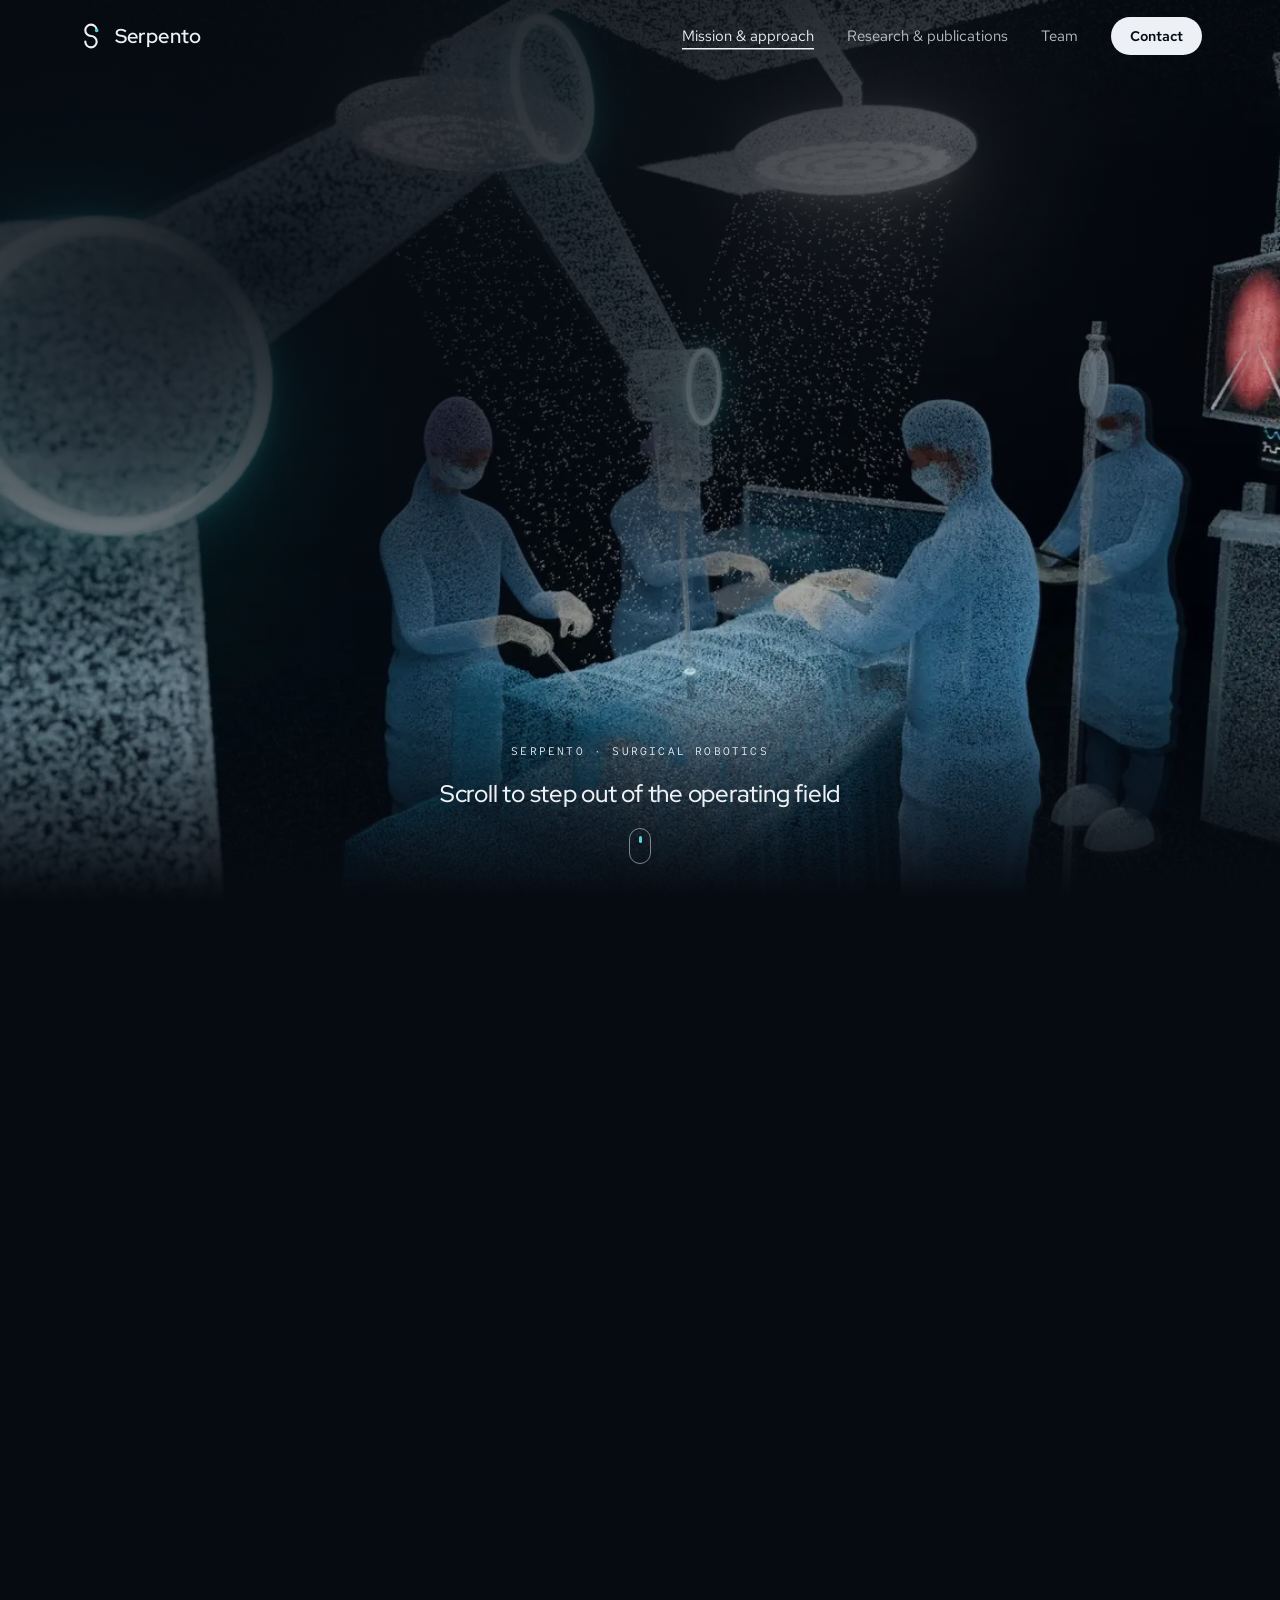
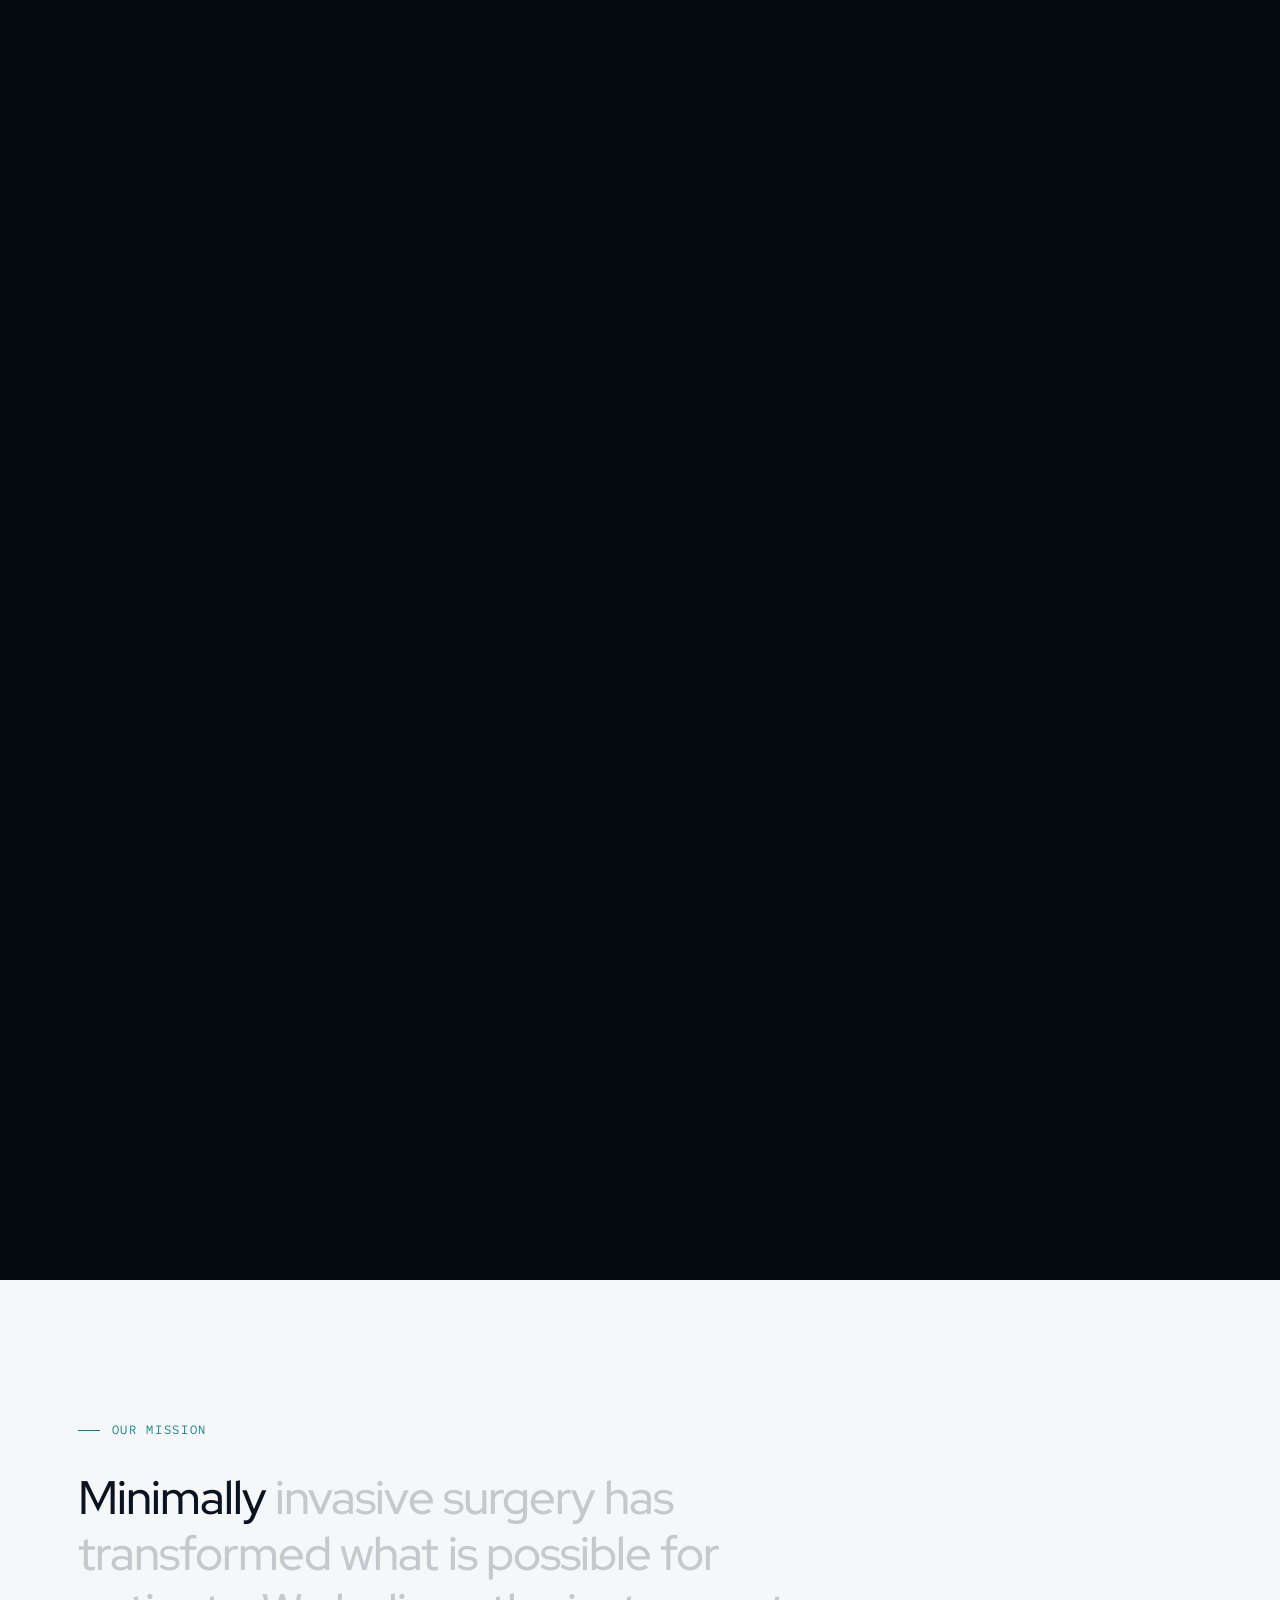
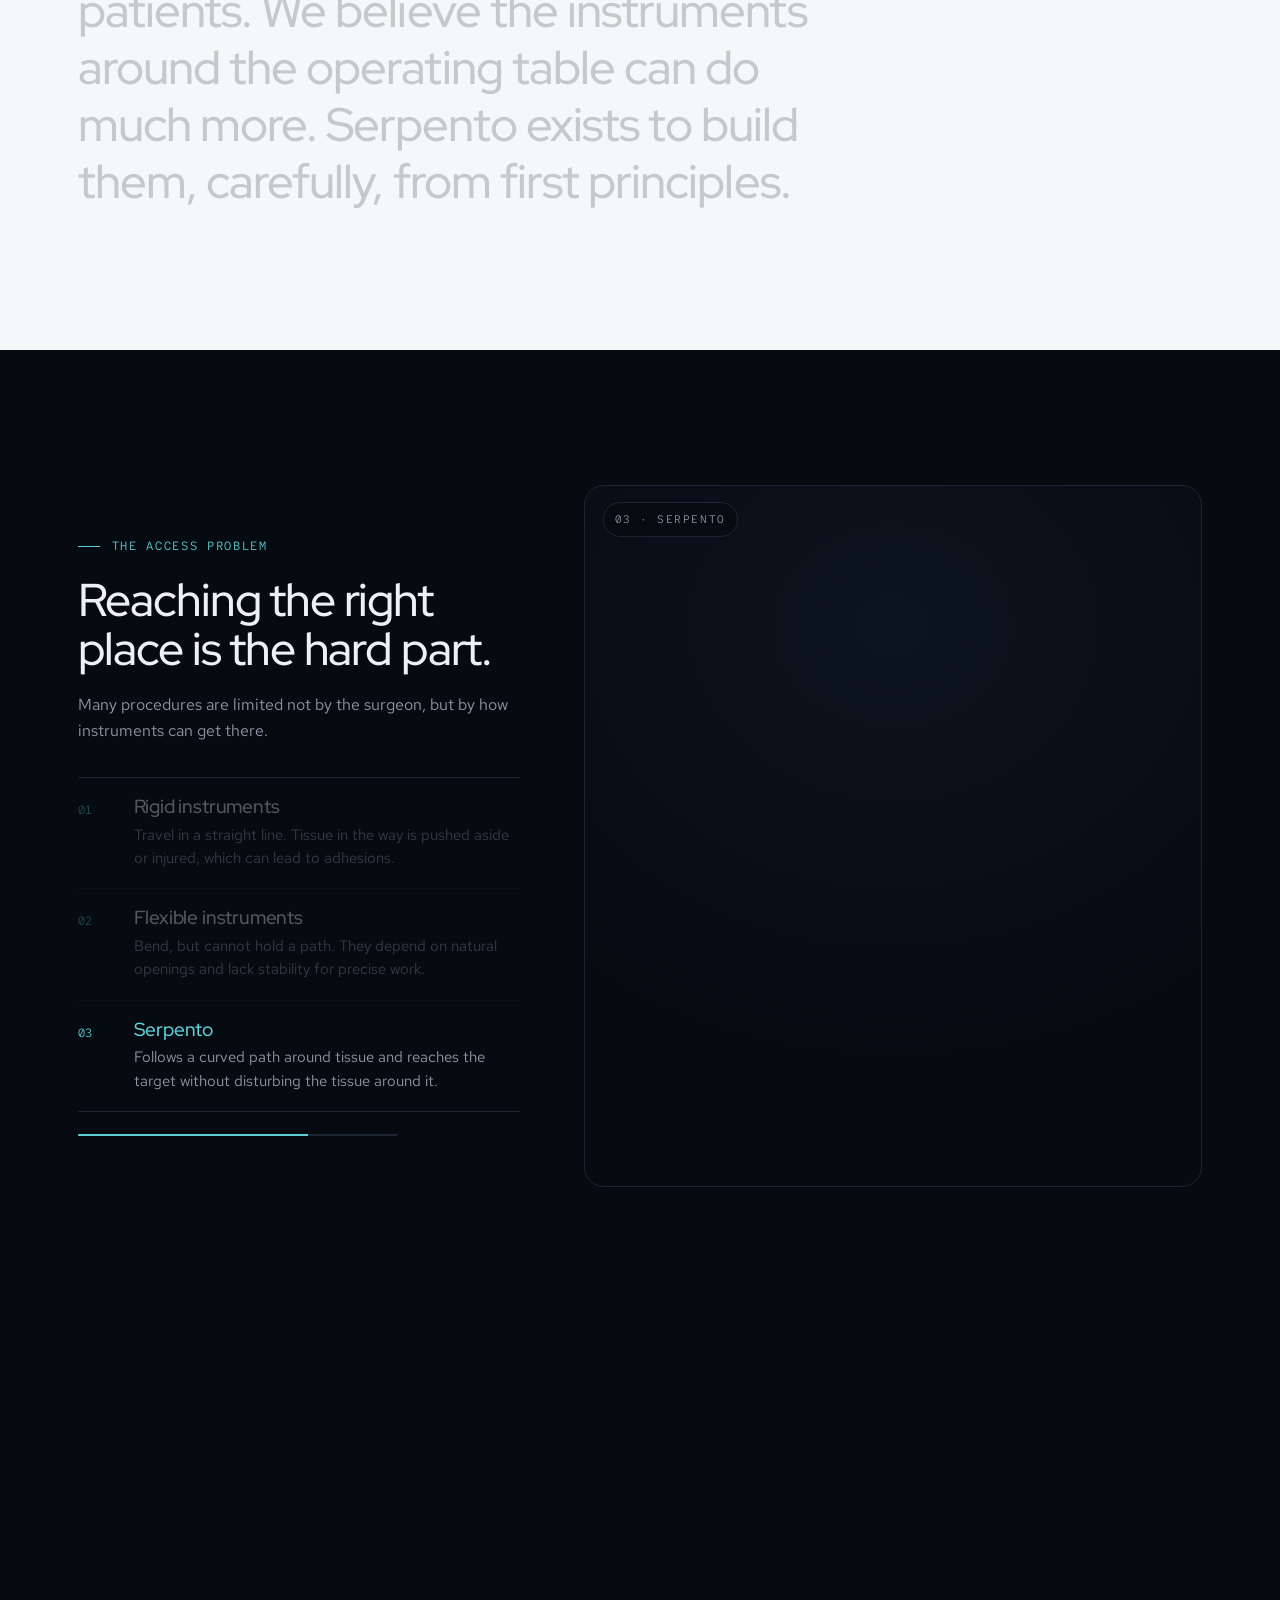
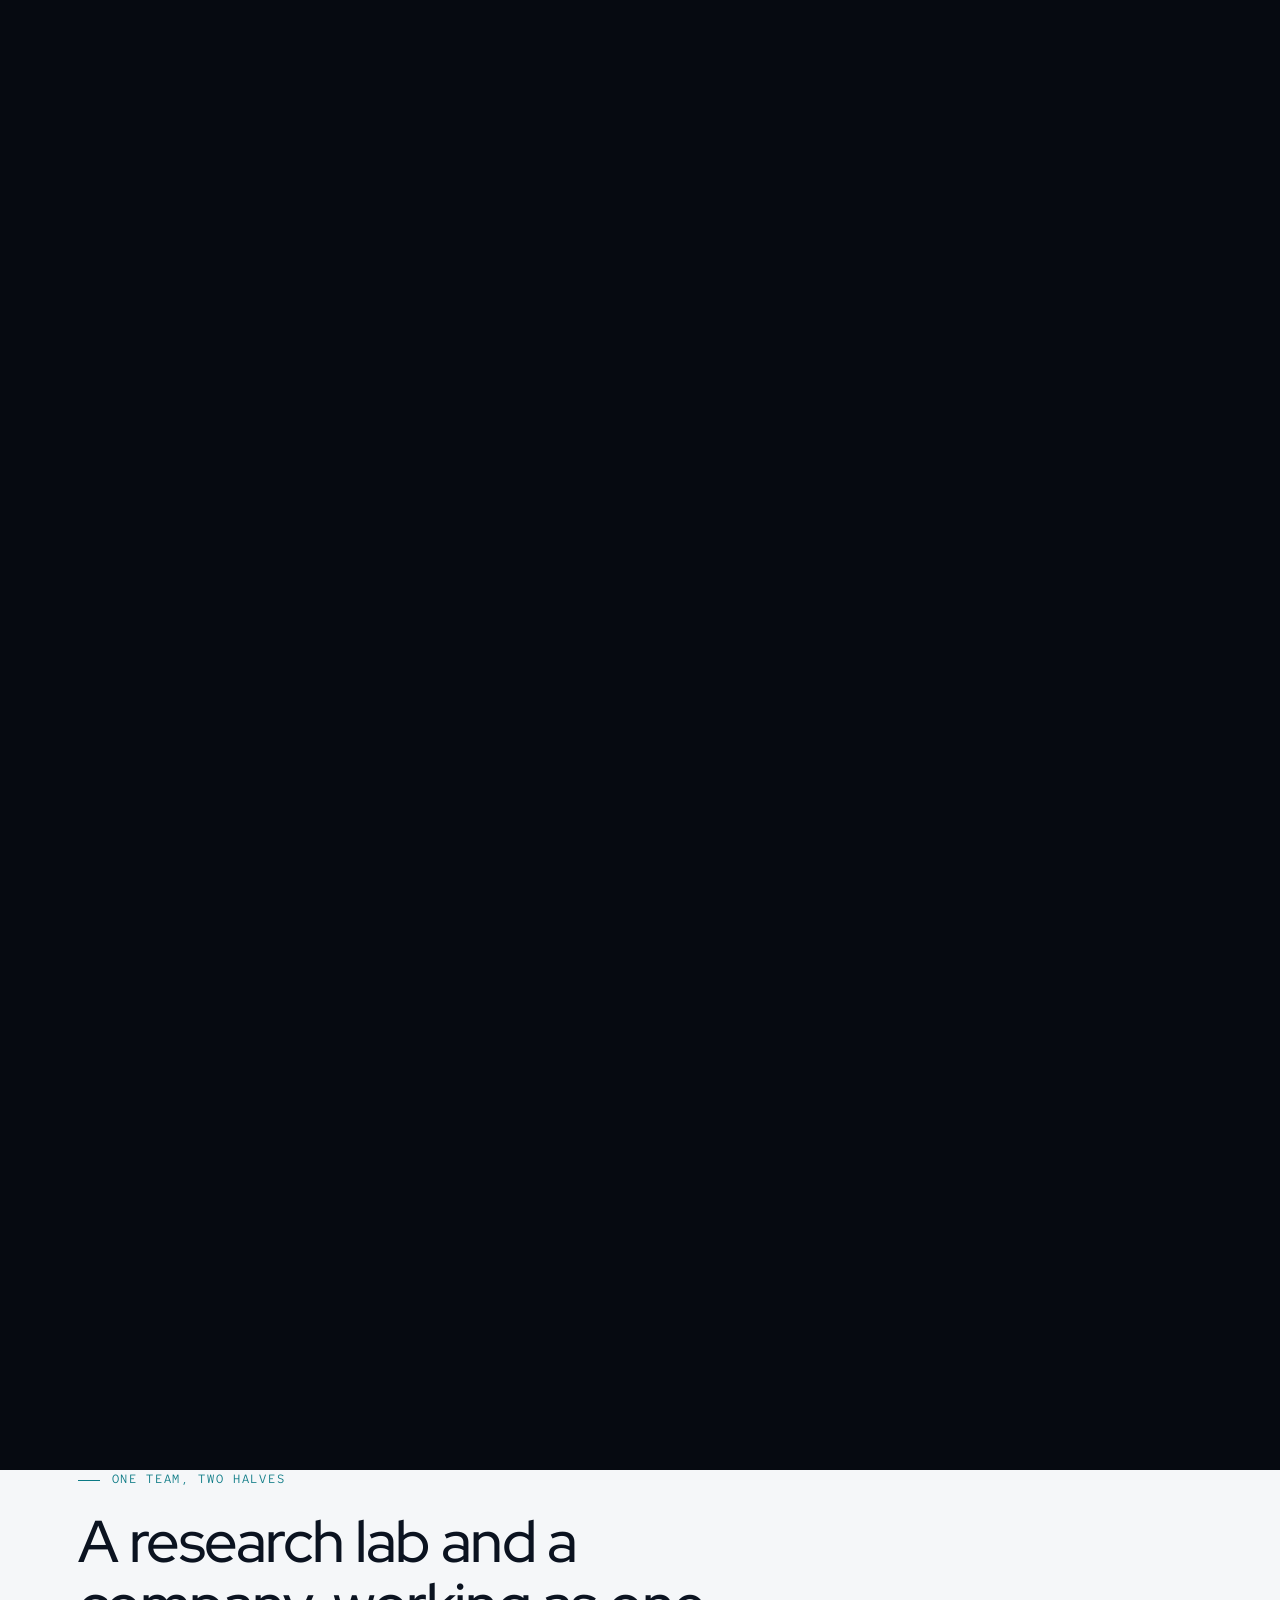
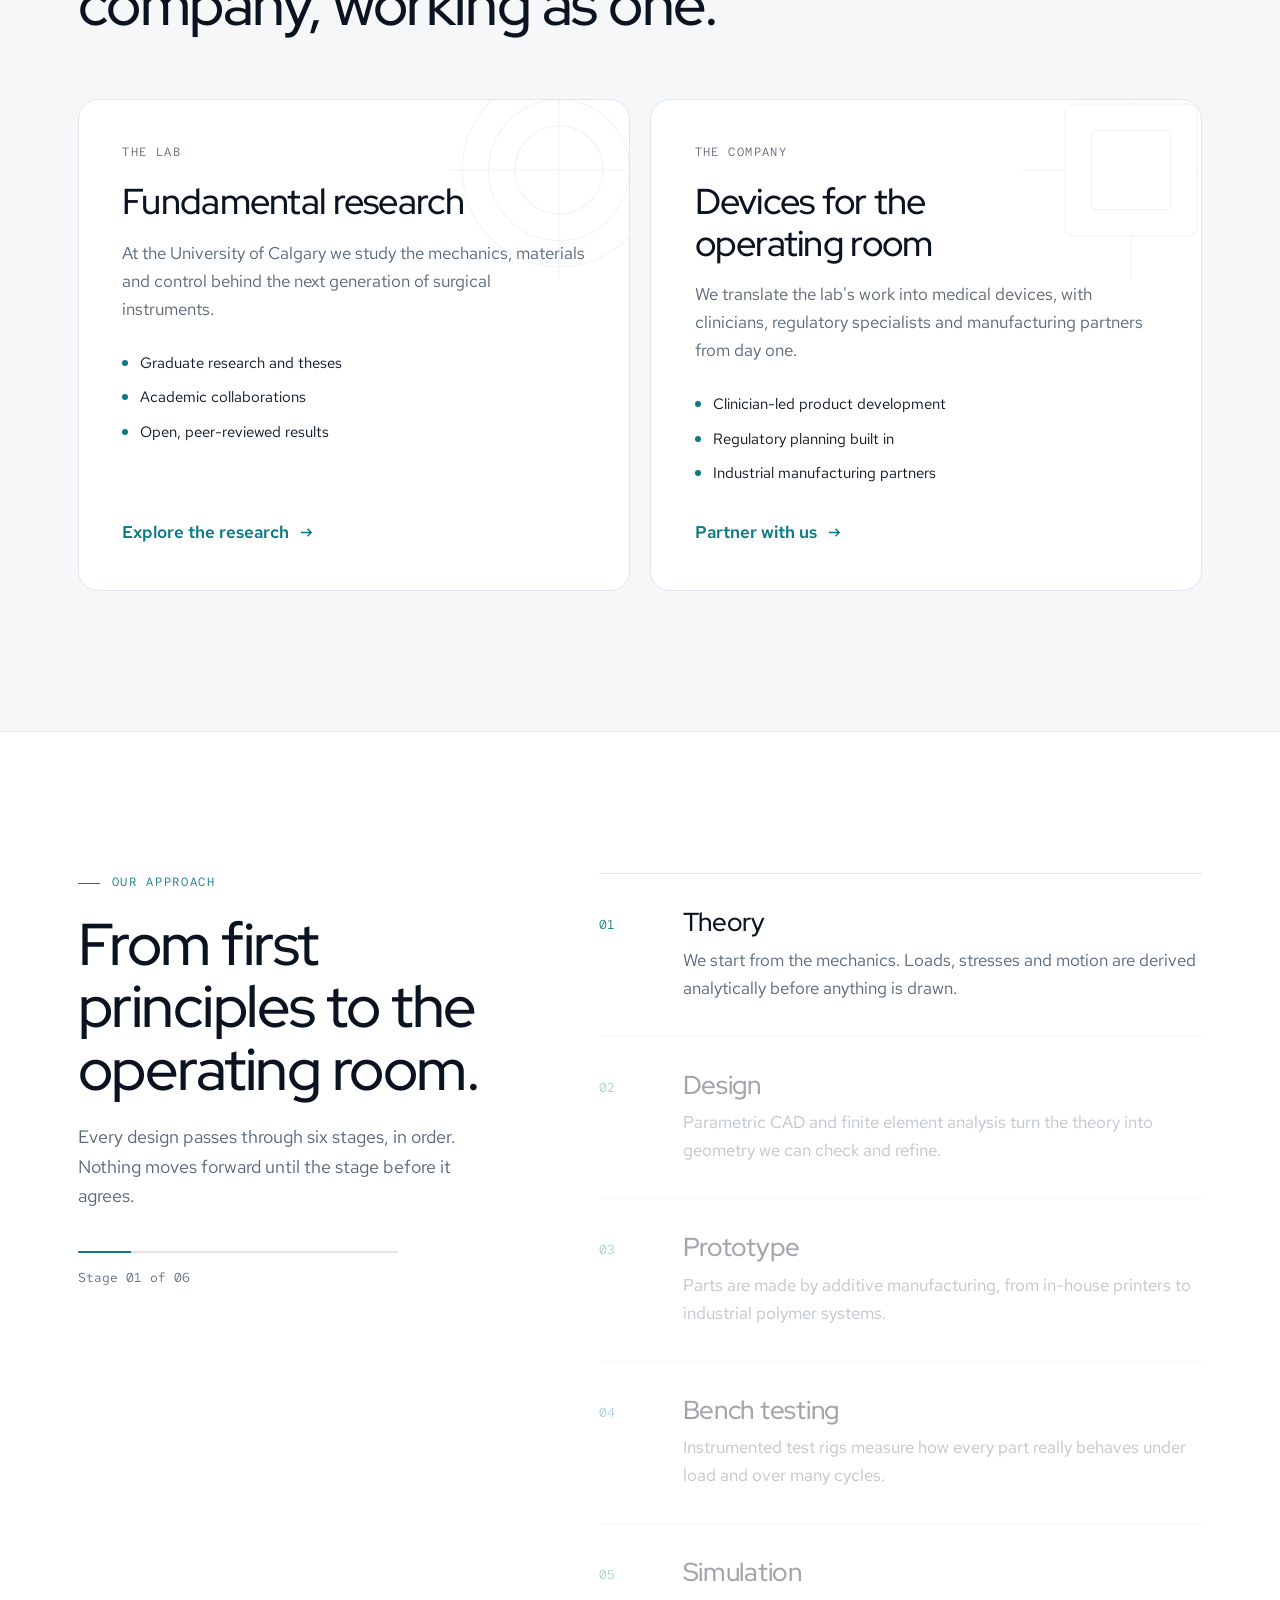
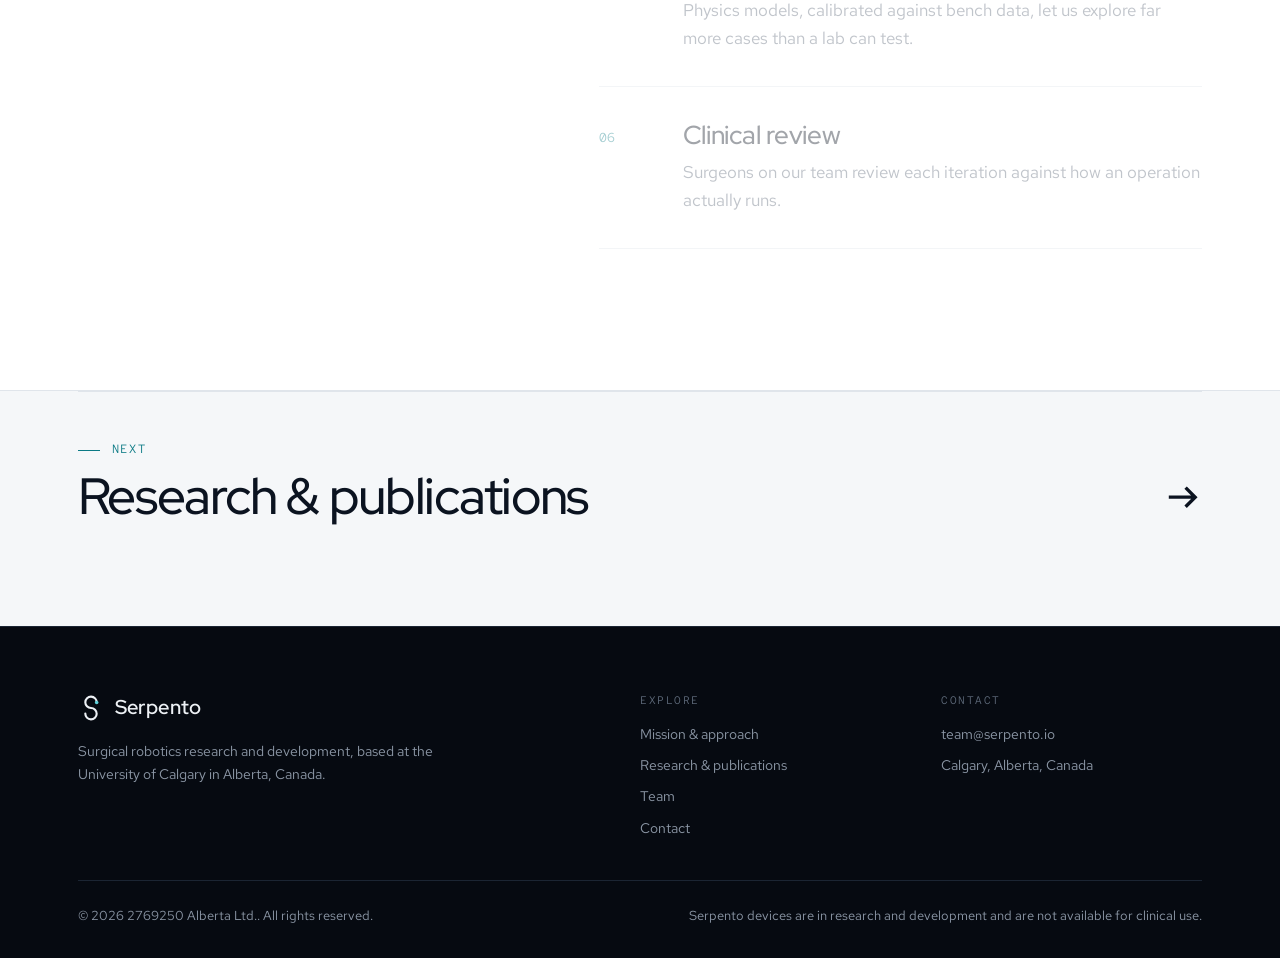
<file: index.html>
<!doctype html>
<html lang="en">
<head>
<meta charset="utf-8">
<meta name="viewport" content="width=device-width, initial-scale=1, viewport-fit=cover">
<title>Serpento · Surgical robotics</title>
<meta name="description" content="Serpento is a surgical robotics research lab and early-stage company in Calgary, Canada.">
<meta property="og:title" content="Serpento · Surgical robotics">
<meta property="og:description" content="Serpento is a surgical robotics research lab and early-stage company in Calgary, Canada.">
<meta property="og:type" content="website">
<meta property="og:image" content="https://serpento.io/assets/img/og-image.jpg">
<meta name="theme-color" content="#060A11">
<link rel="icon" href="assets/img/favicon.svg" type="image/svg+xml">
<link rel="preconnect" href="https://fonts.googleapis.com">
<link rel="preconnect" href="https://fonts.gstatic.com" crossorigin>
<link rel="stylesheet" href="https://fonts.googleapis.com/css2?family=Red+Hat+Display:wght@400;500;600;700&family=Red+Hat+Mono:wght@400;500&family=Red+Hat+Text:wght@400;500;600&display=swap">
<link rel="stylesheet" href="assets/css/main.css?v=2">
</head>
<body data-page="home">
<!-- Menu: built from content/site.js -->
<div id="site-nav"></div>

<main id="top">
  <!-- HERO -->
  <section class="hero" aria-label="Introduction" data-dark-top>
   <div class="hero-pin fieldwrap pre">
    <canvas id="film" aria-hidden="true"></canvas>
    <div class="enter" aria-hidden="true"><span>Serpento · Surgical robotics</span><b>Scroll to step out of the operating field</b><i></i></div>
    <div class="wrap">
      <div class="eyebrow">Surgical robotics · Calgary, Canada</div>
      <h1>Precision engineering for <span>minimally invasive surgery.</span></h1>
      <p class="lead">Serpento is a research lab and an early-stage medical device company. We turn fundamental mechanics into tools for the operating room, developed side by side with surgeons.</p>
      <div class="actions">
        <a class="btn btn-light" href="contact.html">Partner with us <svg viewBox="0 0 16 16" fill="none" stroke="currentColor" stroke-width="1.6"><path d="M2 8h11M9 4l4 4-4 4"/></svg></a>
        <a class="btn btn-line" href="research.html">Research &amp; publications</a>
      </div>
      <div class="hero-foot">
        <dl>
          <div><dt>Stage</dt><dd>Research &amp; development</dd></div>
          <div><dt>Home</dt><dd>University of Calgary</dd></div>
          <div><dt>Network</dt><dd>Canada · Switzerland</dd></div>
        </dl>
        <div class="scroll-cue" aria-hidden="true"><i></i>Scroll</div>
      </div>
    </div>
   </div>
  </section>

  <!-- STATEMENT -->
  <section class="statement pad" id="s-mission">
    <div class="wrap">
      <div class="eyebrow rv">Our mission</div>
      <p id="statement" style="margin-top:28px">Minimally invasive surgery has transformed what is possible for patients. We believe the instruments around the operating table can do much more. Serpento exists to build them, carefully, from first principles.</p>
    </div>
  </section>

  <!-- THE ACCESS PROBLEM: scroll animation (assets/js/concept.js) -->
  <section class="concept" id="s-concept" aria-labelledby="concept-h">
    <div class="concept-pin">
      <div class="wrap concept-grid">
        <div class="concept-copy">
          <div class="eyebrow">The access problem</div>
          <h2 id="concept-h">Reaching the right place is the hard part.</h2>
          <p class="lead">Many procedures are limited not by the surgeon, but by how instruments can get there.</p>
          <ol class="cstages">
            <li class="cstage on"><span class="n">01</span><div><h3>Rigid instruments</h3><p>Travel in a straight line. Tissue in the way is pushed aside or injured, which can lead to adhesions.</p></div></li>
            <li class="cstage"><span class="n">02</span><div><h3>Flexible instruments</h3><p>Bend, but cannot hold a path. They depend on natural openings and lack stability for precise work.</p></div></li>
            <li class="cstage"><span class="n">03</span><div><h3>Serpento</h3><p>Follows a curved path around tissue and reaches the target without disturbing the tissue around it.</p></div></li>
          </ol>
          <div class="c-progress" aria-hidden="true"><i id="cBar"></i></div>
        </div>
        <div class="concept-stage">
          <canvas id="concept" role="img" aria-label="Animation: a straight instrument pushes through tissue, a flexible one buckles, and Serpento curves around the tissue to reach the target."></canvas>
          <div class="concept-tag" id="conceptTag" aria-hidden="true">01 · Rigid instrument</div>
        </div>
      </div>
    </div>
  </section>

  <!-- LAB + COMPANY -->
  <section class="pad" style="padding-top:0" aria-labelledby="duo-h">
    <div class="wrap">
      <div class="eyebrow rv">One team, two halves</div>
      <h2 class="h2 rv" id="duo-h">A research lab and a company, working as one.</h2>
      <div class="duo">
        <a class="panel rv" href="research.html">
          <svg class="art" viewBox="0 0 200 200" fill="none" stroke="var(--line)" stroke-width="1"><circle cx="100" cy="100" r="40"/><circle cx="100" cy="100" r="64"/><circle cx="100" cy="100" r="88"/><path d="M0 100h200M100 0v200"/></svg>
          <span class="tag">The lab</span>
          <h3>Fundamental research</h3>
          <p>At the University of Calgary we study the mechanics, materials and control behind the next generation of surgical instruments.</p>
          <ul><li>Graduate research and theses</li><li>Academic collaborations</li><li>Open, peer-reviewed results</li></ul>
          <span class="more">Explore the research <svg viewBox="0 0 16 16" fill="none" stroke="currentColor" stroke-width="1.6"><path d="M2 8h11M9 4l4 4-4 4"/></svg></span>
        </a>
        <a class="panel rv" href="contact.html">
          <svg class="art" viewBox="0 0 200 200" fill="none" stroke="var(--line)" stroke-width="1"><rect x="40" y="40" width="120" height="120" rx="8"/><rect x="64" y="64" width="72" height="72" rx="4"/><path d="M40 100h-40M200 100h-40M100 0v40M100 160v40"/></svg>
          <span class="tag">The company</span>
          <h3>Devices for the operating room</h3>
          <p>We translate the lab's work into medical devices, with clinicians, regulatory specialists and manufacturing partners from day one.</p>
          <ul><li>Clinician-led product development</li><li>Regulatory planning built in</li><li>Industrial manufacturing partners</li></ul>
          <span class="more">Partner with us <svg viewBox="0 0 16 16" fill="none" stroke="currentColor" stroke-width="1.6"><path d="M2 8h11M9 4l4 4-4 4"/></svg></span>
        </a>
      </div>
    </div>
  </section>

  <!-- APPROACH -->
  <section class="approach pad" id="s-approach">
    <div class="wrap ap-grid">
      <div class="ap-head">
        <div class="eyebrow">Our approach</div>
        <h2 class="h2">From first principles to the operating room.</h2>
        <p class="lead">Every design passes through six stages, in order. Nothing moves forward until the stage before it agrees.</p>
        <div class="ap-progress" aria-hidden="true"><i id="apBar"></i></div>
        <div class="ap-count" id="apCount" aria-hidden="true">Stage 01 of 06</div>
      </div>
      <ol class="stages" id="stages">
        <li class="stage"><span class="n">01</span><div><h3>Theory</h3><p>We start from the mechanics. Loads, stresses and motion are derived analytically before anything is drawn.</p></div></li>
        <li class="stage"><span class="n">02</span><div><h3>Design</h3><p>Parametric CAD and finite element analysis turn the theory into geometry we can check and refine.</p></div></li>
        <li class="stage"><span class="n">03</span><div><h3>Prototype</h3><p>Parts are made by additive manufacturing, from in-house printers to industrial polymer systems.</p></div></li>
        <li class="stage"><span class="n">04</span><div><h3>Bench testing</h3><p>Instrumented test rigs measure how every part really behaves under load and over many cycles.</p></div></li>
        <li class="stage"><span class="n">05</span><div><h3>Simulation</h3><p>Physics models, calibrated against bench data, let us explore far more cases than a lab can test.</p></div></li>
        <li class="stage"><span class="n">06</span><div><h3>Clinical review</h3><p>Surgeons on our team review each iteration against how an operation actually runs.</p></div></li>
      </ol>
    </div>
  </section>

  <div class="wrap"><a class="next" href="research.html"><span class="eyebrow">Next</span><b>Research &amp; publications</b><svg viewBox="0 0 16 16" fill="none" stroke="currentColor" stroke-width="1.4"><path d="M2 8h11M9 4l4 4-4 4"/></svg></a></div>
</main>

<!-- Footer: built from content/site.js -->
<div id="site-footer"></div>

<script src="content/site.js?v=2"></script>
<script src="assets/film/film.js?v=2"></script>
<script src="assets/js/home.js?v=2"></script>
<script src="assets/js/concept.js?v=2"></script>
<script src="assets/js/site.js?v=2"></script>
</body>
</html>
</file>
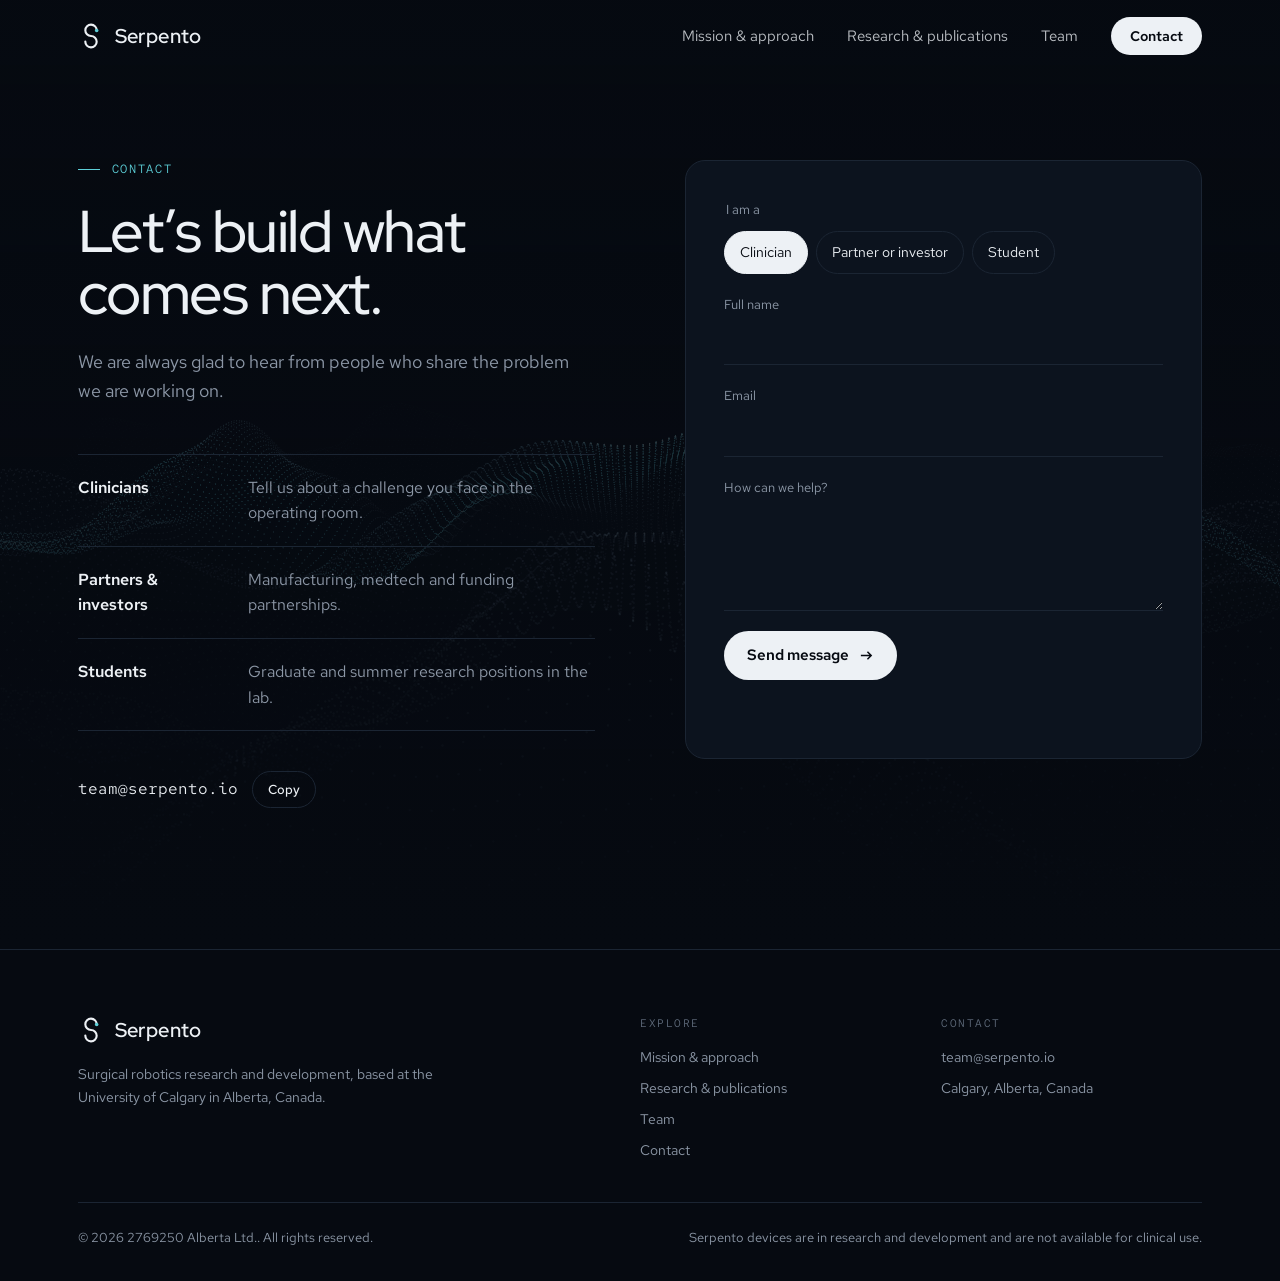
<file: contact.html>
<!doctype html>
<html lang="en">
<head>
<meta charset="utf-8">
<meta name="viewport" content="width=device-width, initial-scale=1, viewport-fit=cover">
<title>Contact · Serpento</title>
<meta name="description" content="Get in touch with Serpento: clinicians, partners, investors and students.">
<meta property="og:title" content="Contact · Serpento">
<meta property="og:description" content="Get in touch with Serpento: clinicians, partners, investors and students.">
<meta property="og:type" content="website">
<meta property="og:image" content="https://serpento.io/assets/img/og-image.jpg">
<meta name="theme-color" content="#060A11">
<link rel="icon" href="assets/img/favicon.svg" type="image/svg+xml">
<link rel="preconnect" href="https://fonts.googleapis.com">
<link rel="preconnect" href="https://fonts.gstatic.com" crossorigin>
<link rel="stylesheet" href="https://fonts.googleapis.com/css2?family=Red+Hat+Display:wght@400;500;600;700&family=Red+Hat+Mono:wght@400;500&family=Red+Hat+Text:wght@400;500;600&display=swap">
<link rel="stylesheet" href="assets/css/main.css?v=2">
</head>
<body data-page="contact">
<!-- Menu: built from content/site.js -->
<div id="site-nav"></div>

<main id="top">
  <!-- CONTACT -->
  <section class="contact pad page-top fieldwrap" data-field data-dark-top id="s-contact">
    <div class="wrap ct-grid">
      <div>
        <div class="eyebrow">Contact</div>
        <h2 class="h2">Let’s build what comes next.</h2>
        <p class="lead">We are always glad to hear from people who share the problem we are working on.</p>
        <div class="aud">
          <div><b>Clinicians</b><span>Tell us about a challenge you face in the operating room.</span></div>
          <div><b>Partners &amp; investors</b><span>Manufacturing, medtech and funding partnerships.</span></div>
          <div><b>Students</b><span>Graduate and summer research positions in the lab.</span></div>
        </div>
        <div class="mail"><code id="mail" data-site="email"></code><button type="button" id="copy">Copy</button></div>
      </div>
      <form id="form" novalidate>
        <input type="hidden" name="_subject" value="New enquiry from serpento.io">
        <fieldset>
          <legend>I am a</legend>
          <div class="seg">
            <input type="radio" name="I am a" id="w1" value="Clinician" checked><label for="w1">Clinician</label>
            <input type="radio" name="I am a" id="w2" value="Partner or investor"><label for="w2">Partner or investor</label>
            <input type="radio" name="I am a" id="w3" value="Student"><label for="w3">Student</label>
          </div>
        </fieldset>
        <div class="field"><label for="f1">Full name</label><input id="f1" name="Name" autocomplete="name" required></div>
        <div class="field"><label for="f2">Email</label><input id="f2" name="email" type="email" autocomplete="email" required></div>
        <div class="field"><label for="f3">How can we help?</label><textarea id="f3" name="Message" rows="4" required></textarea></div>
        <div><button class="btn btn-light" type="submit">Send message <svg viewBox="0 0 16 16" fill="none" stroke="currentColor" stroke-width="1.6"><path d="M2 8h11M9 4l4 4-4 4"/></svg></button></div>
        <p class="note" id="note" role="status"></p>
      </form>
    </div>
  </section>
</main>

<!-- Footer: built from content/site.js -->
<div id="site-footer"></div>

<script src="content/site.js?v=2"></script>
<script src="assets/js/contact.js?v=2"></script>
<script src="assets/js/field.js?v=2"></script>
<script src="assets/js/site.js?v=2"></script>
</body>
</html>
</file>
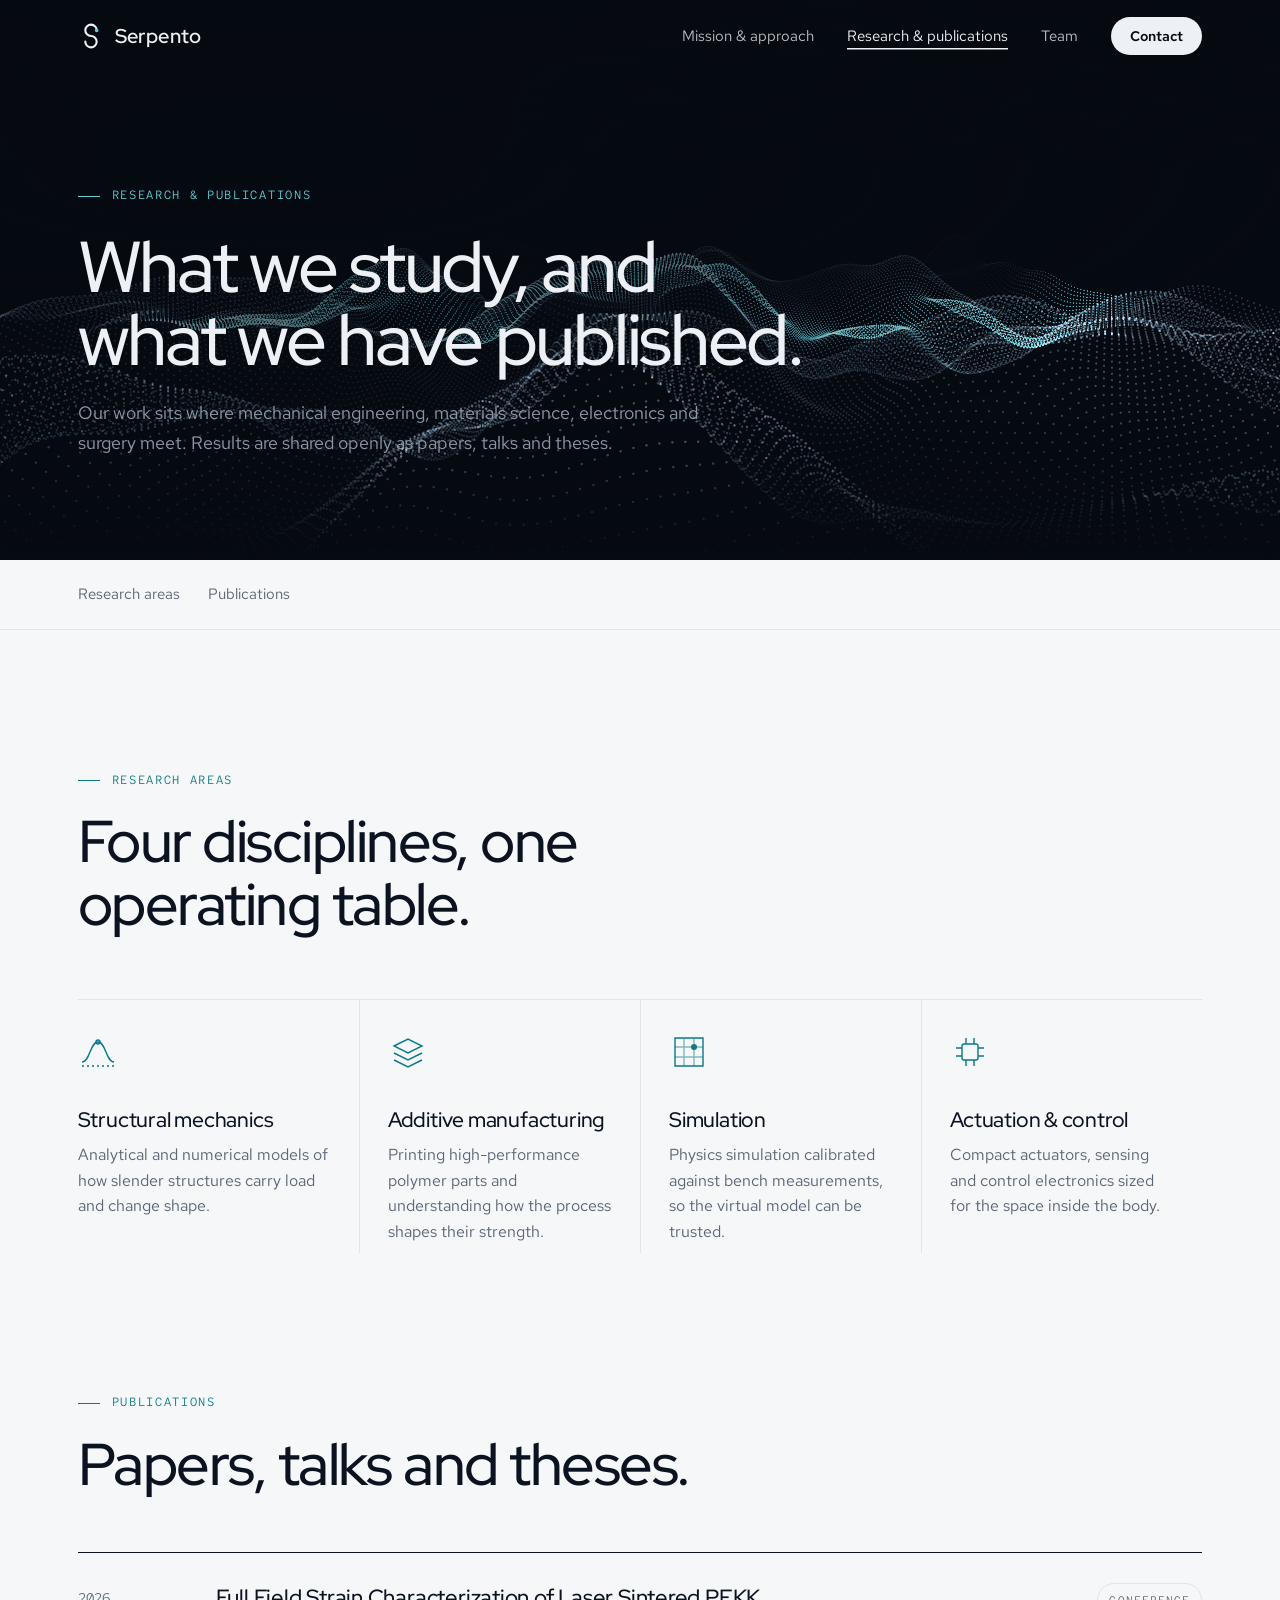
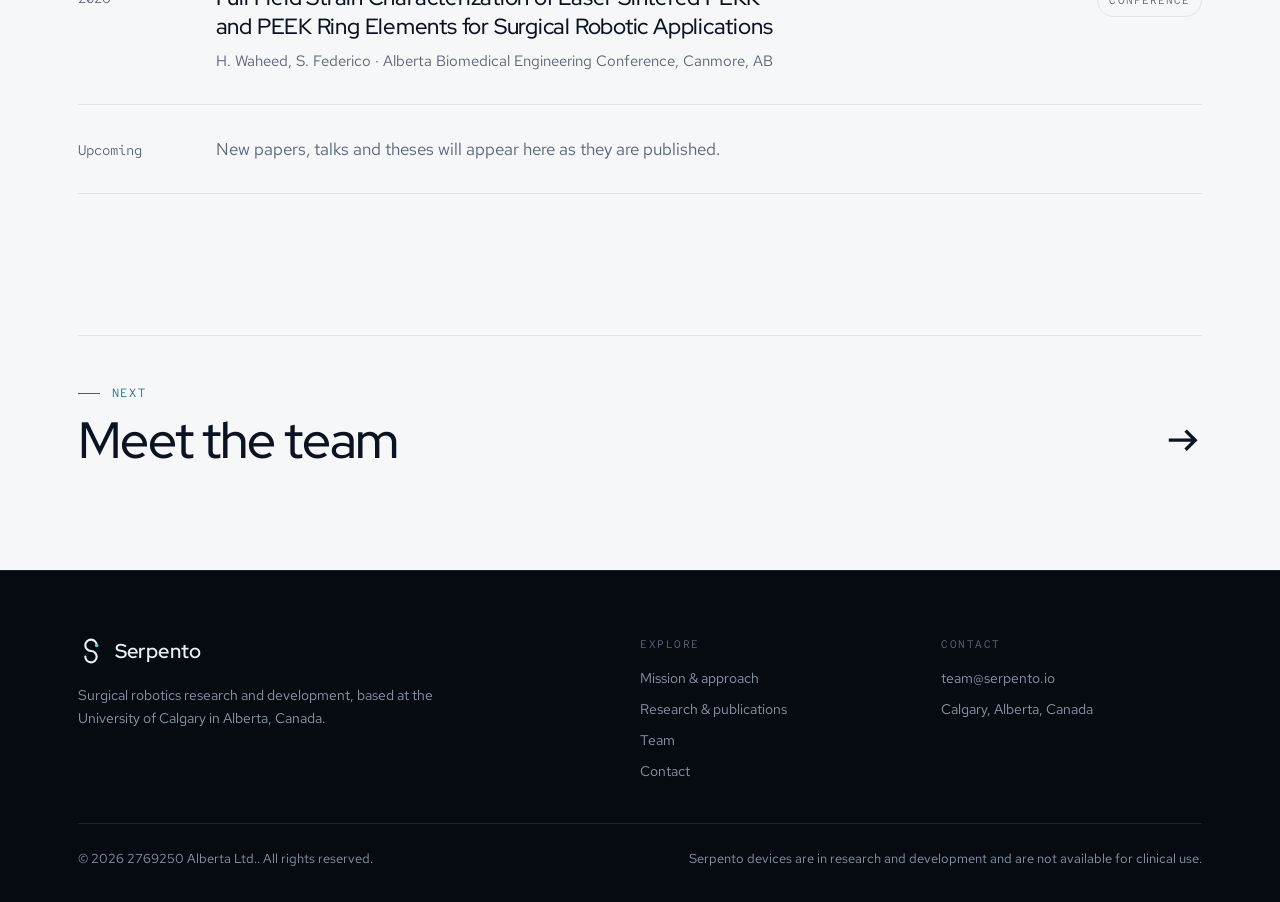
<file: research.html>
<!doctype html>
<html lang="en">
<head>
<meta charset="utf-8">
<meta name="viewport" content="width=device-width, initial-scale=1, viewport-fit=cover">
<title>Research & publications · Serpento</title>
<meta name="description" content="Research areas and publications from the Serpento surgical robotics lab at the University of Calgary.">
<meta property="og:title" content="Research & publications · Serpento">
<meta property="og:description" content="Research areas and publications from the Serpento surgical robotics lab at the University of Calgary.">
<meta property="og:type" content="website">
<meta property="og:image" content="https://serpento.io/assets/img/og-image.jpg">
<meta name="theme-color" content="#060A11">
<link rel="icon" href="assets/img/favicon.svg" type="image/svg+xml">
<link rel="preconnect" href="https://fonts.googleapis.com">
<link rel="preconnect" href="https://fonts.gstatic.com" crossorigin>
<link rel="stylesheet" href="https://fonts.googleapis.com/css2?family=Red+Hat+Display:wght@400;500;600;700&family=Red+Hat+Mono:wght@400;500&family=Red+Hat+Text:wght@400;500;600&display=swap">
<link rel="stylesheet" href="assets/css/main.css?v=2">
</head>
<body data-page="research">
<!-- Menu: built from content/site.js -->
<div id="site-nav"></div>

<main id="top">
  <header class="page-head fieldwrap" data-field data-dark-top>
    <div class="wrap">
      <div class="eyebrow">Research &amp; publications</div>
      <h1>What we study, and what we have published.</h1>
      <p class="lead">Our work sits where mechanical engineering, materials science, electronics and surgery meet. Results are shared openly as papers, talks and theses.</p>
    </div>
  </header>

  <nav class="subnav" aria-label="On this page"><div class="wrap"><a href="#s-areas" data-jump="s-areas">Research areas</a><a href="#s-pubs" data-jump="s-pubs">Publications</a></div></nav>
  <!-- RESEARCH -->
  <section class="pad" id="s-areas">
    <div class="wrap">
      <div class="eyebrow rv">Research areas</div>
      <h2 class="h2 rv">Four disciplines, one operating table.</h2>
      <div class="areas">
        <article class="area rv">
          <svg viewBox="0 0 40 40" fill="none" stroke="currentColor" stroke-width="1.4"><path d="M4 30c8 0 8-20 16-20s8 20 16 20"/><path d="M4 34h32" stroke-dasharray="2 3"/><circle cx="20" cy="10" r="2"/></svg>
          <h3>Structural mechanics</h3><p>Analytical and numerical models of how slender structures carry load and change shape.</p>
        </article>
        <article class="area rv">
          <svg viewBox="0 0 40 40" fill="none" stroke="currentColor" stroke-width="1.4"><path d="M6 28l14 7 14-7"/><path d="M6 21l14 7 14-7"/><path d="M6 14l14-7 14 7-14 7z"/></svg>
          <h3>Additive manufacturing</h3><p>Printing high-performance polymer parts and understanding how the process shapes their strength.</p>
        </article>
        <article class="area rv">
          <svg viewBox="0 0 40 40" fill="none" stroke="currentColor" stroke-width="1.4"><path d="M6 6h28v28H6z"/><path d="M6 15h28M6 25h28M15 6v28M25 6v28" opacity=".5"/><circle cx="25" cy="15" r="3" fill="currentColor" stroke="none"/></svg>
          <h3>Simulation</h3><p>Physics simulation calibrated against bench measurements, so the virtual model can be trusted.</p>
        </article>
        <article class="area rv">
          <svg viewBox="0 0 40 40" fill="none" stroke="currentColor" stroke-width="1.4"><rect x="12" y="12" width="16" height="16" rx="2"/><path d="M16 12V6M24 12V6M16 34v-6M24 34v-6M12 16H6M12 24H6M34 16h-6M34 24h-6"/></svg>
          <h3>Actuation &amp; control</h3><p>Compact actuators, sensing and control electronics sized for the space inside the body.</p>
        </article>
      </div>
    </div>
  </section>

  <!-- PUBLICATIONS -->
  <section class="pad" id="s-pubs" style="padding-top:0">
    <div class="wrap">
      <div class="eyebrow rv">Publications</div>
      <h2 class="h2 rv">Papers, talks and theses.</h2>
      <!-- Publications: edit content/publications.js -->
      <div class="pubs" id="pub-list"></div>
    </div>
  </section>

  <div class="wrap"><a class="next" href="team.html"><span class="eyebrow">Next</span><b>Meet the team</b><svg viewBox="0 0 16 16" fill="none" stroke="currentColor" stroke-width="1.4"><path d="M2 8h11M9 4l4 4-4 4"/></svg></a></div>
</main>

<!-- Footer: built from content/site.js -->
<div id="site-footer"></div>

<script src="content/site.js?v=2"></script>
<script src="content/publications.js?v=2"></script>
<script src="assets/js/publications.js?v=2"></script>
<script src="assets/js/field.js?v=2"></script>
<script src="assets/js/site.js?v=2"></script>
</body>
</html>
</file>
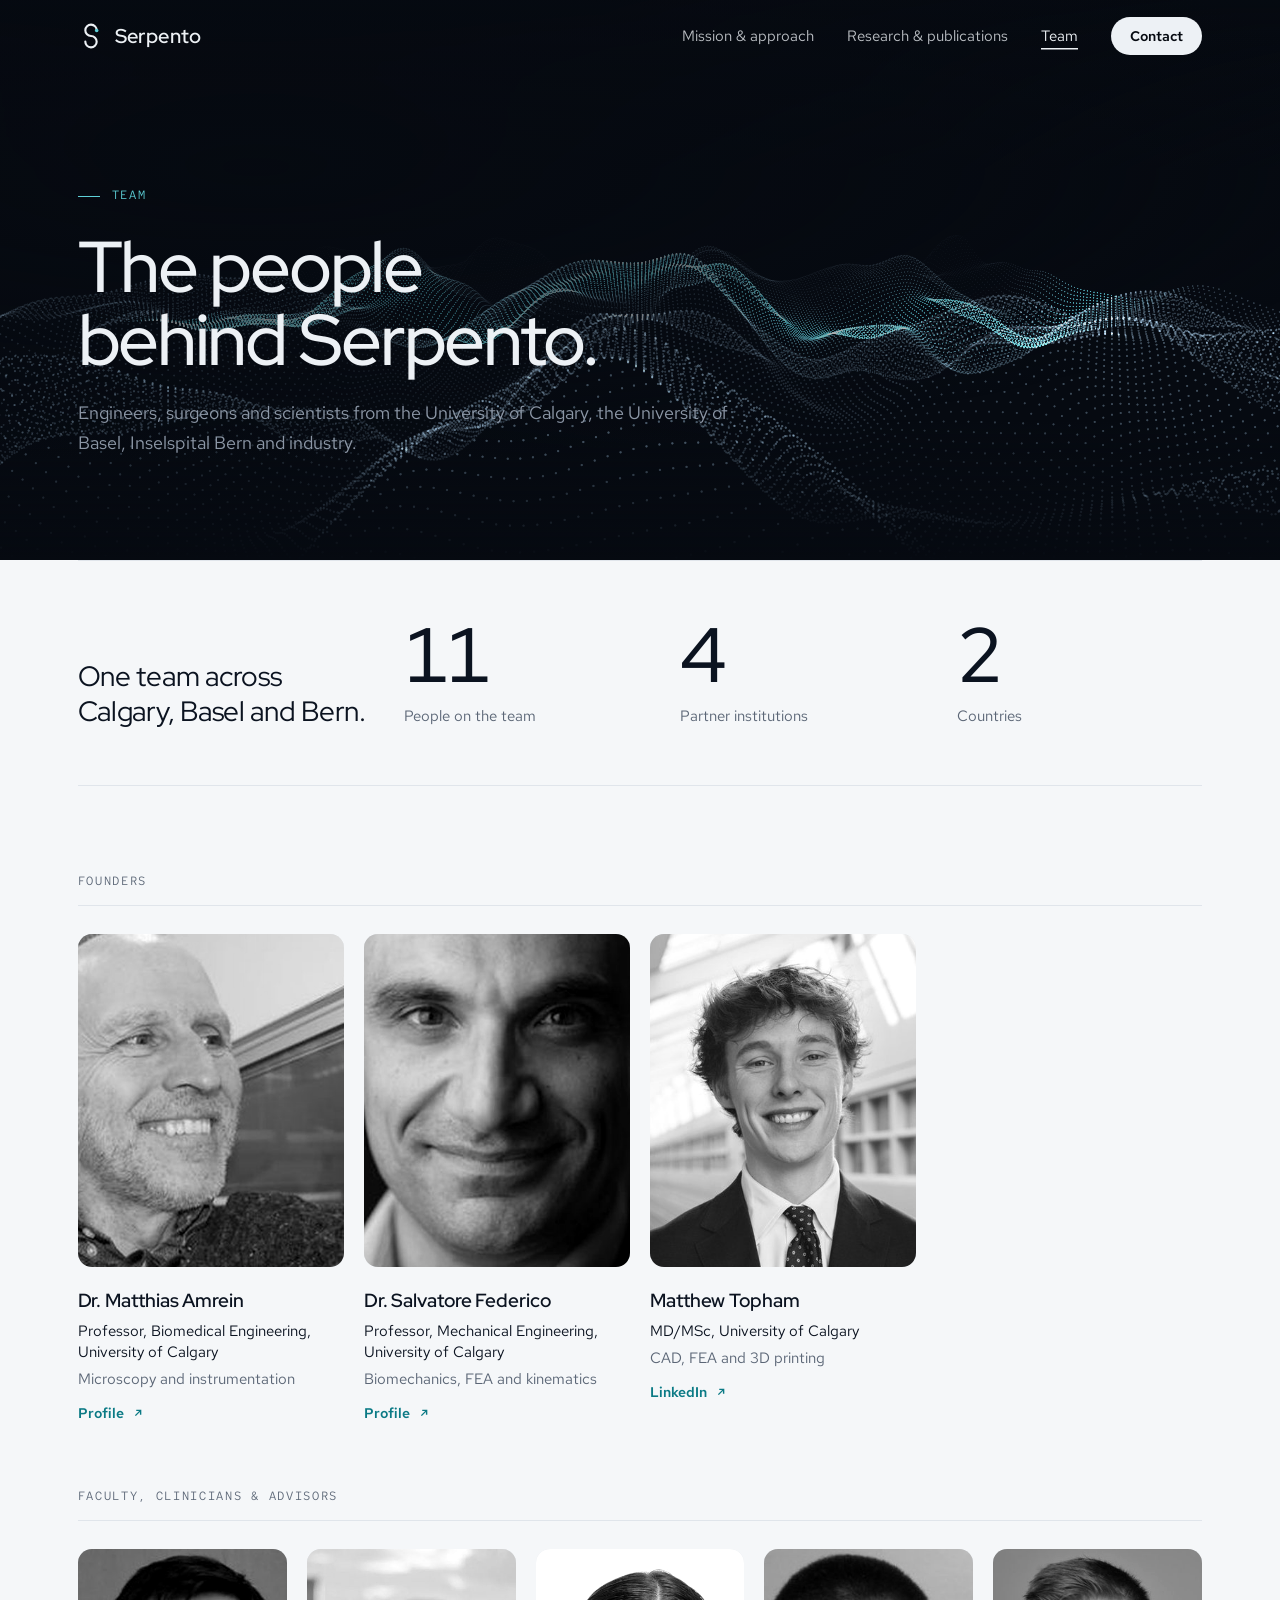
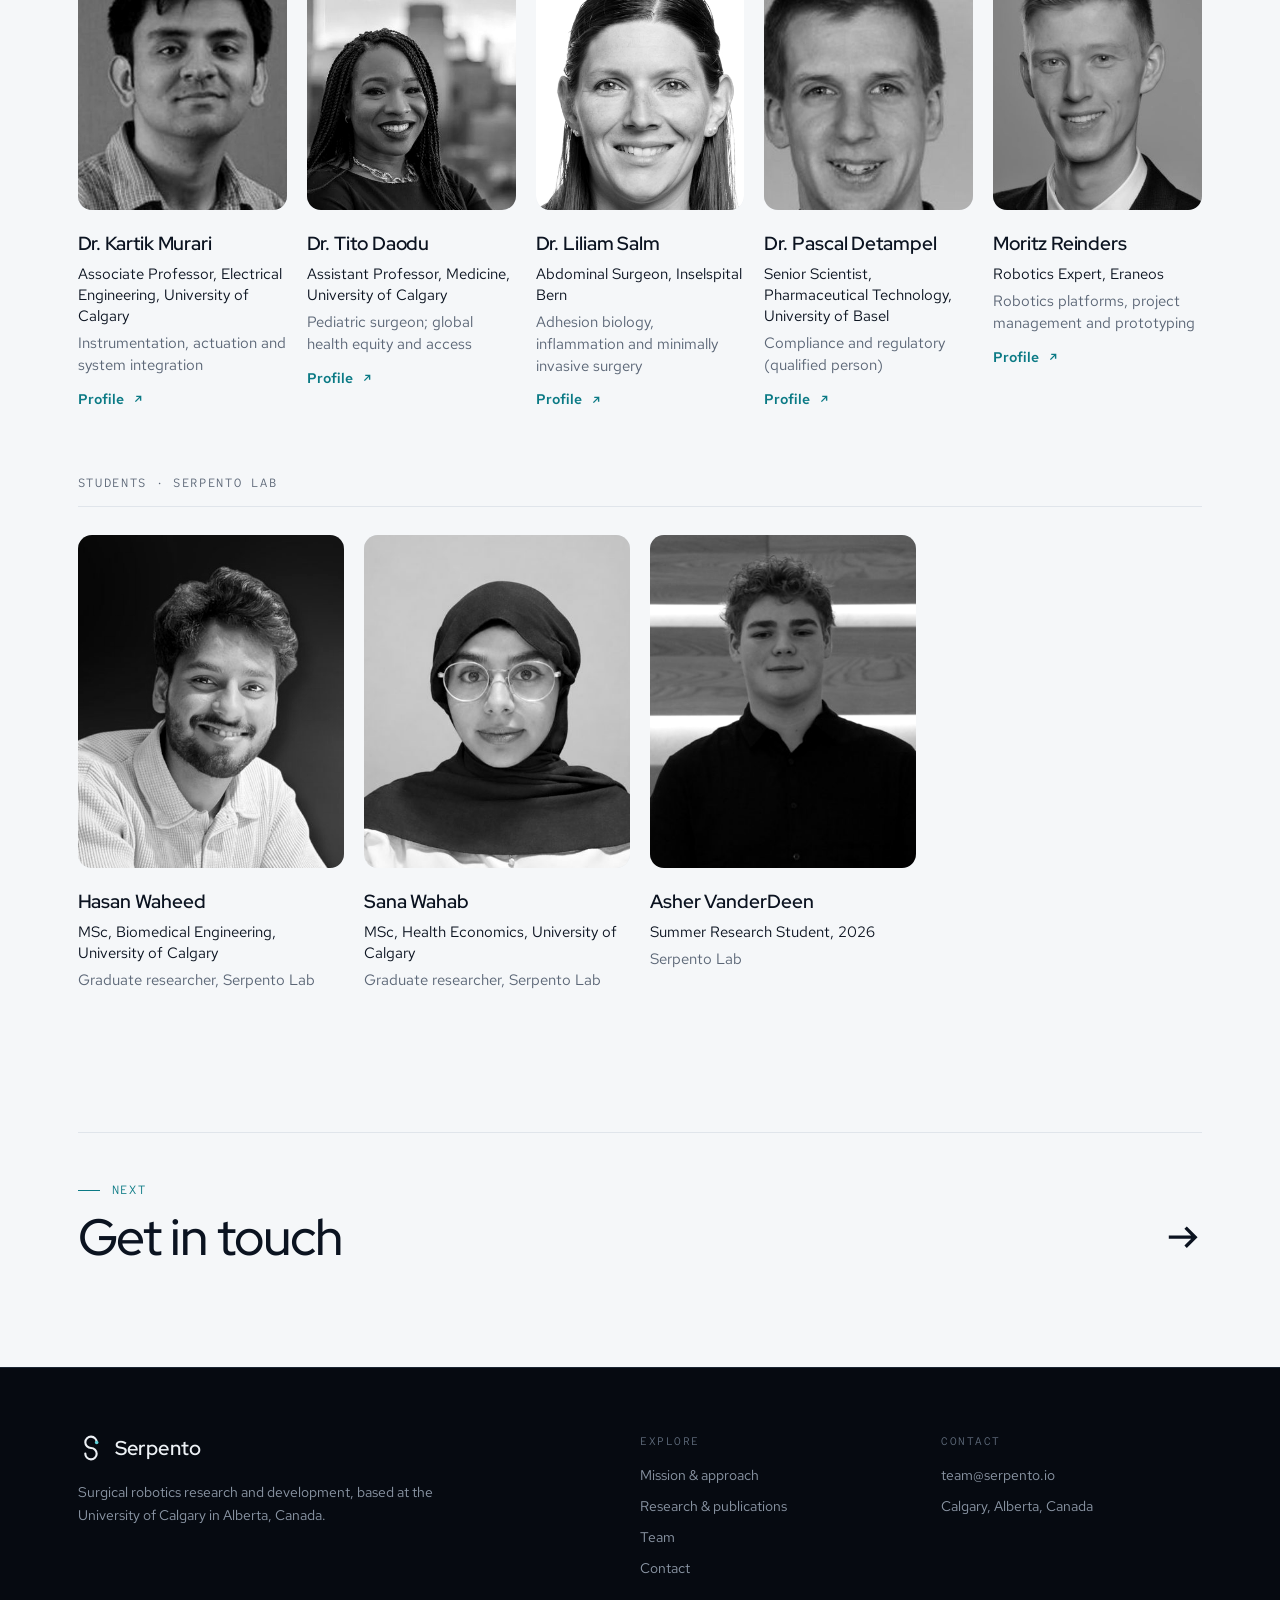
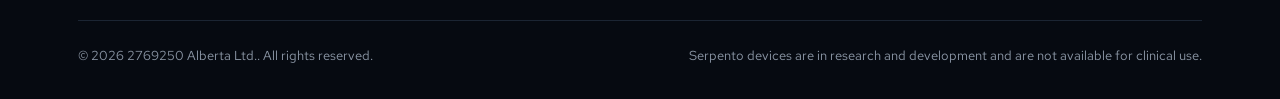
<file: team.html>
<!doctype html>
<html lang="en">
<head>
<meta charset="utf-8">
<meta name="viewport" content="width=device-width, initial-scale=1, viewport-fit=cover">
<title>Team · Serpento</title>
<meta name="description" content="The engineers, surgeons and scientists behind Serpento.">
<meta property="og:title" content="Team · Serpento">
<meta property="og:description" content="The engineers, surgeons and scientists behind Serpento.">
<meta property="og:type" content="website">
<meta property="og:image" content="https://serpento.io/assets/img/og-image.jpg">
<meta name="theme-color" content="#060A11">
<link rel="icon" href="assets/img/favicon.svg" type="image/svg+xml">
<link rel="preconnect" href="https://fonts.googleapis.com">
<link rel="preconnect" href="https://fonts.gstatic.com" crossorigin>
<link rel="stylesheet" href="https://fonts.googleapis.com/css2?family=Red+Hat+Display:wght@400;500;600;700&family=Red+Hat+Mono:wght@400;500&family=Red+Hat+Text:wght@400;500;600&display=swap">
<link rel="stylesheet" href="assets/css/main.css?v=2">
</head>
<body data-page="team">
<!-- Menu: built from content/site.js -->
<div id="site-nav"></div>

<main id="top">
  <header class="page-head fieldwrap" data-field data-dark-top>
    <div class="wrap">
      <div class="eyebrow">Team</div>
      <h1>The people behind Serpento.</h1>
      <p class="lead">Engineers, surgeons and scientists from the University of Calgary, the University of Basel, Inselspital Bern and industry.</p>
    </div>
  </header>

  <!-- NUMBERS -->
  <section aria-label="Our network">
    <div class="wrap">
      <!-- Numbers: edit content/team.js -->
      <div class="numbers" id="team-stats"></div>
    </div>
  </section>

  <!-- TEAM -->
  <section class="pad" id="s-team" style="padding-top:clamp(56px,7vw,96px)">
    <div class="wrap">
      <!-- People: edit content/team.js -->
      <div id="team-groups"></div>
    </div>
  </section>

  <div class="wrap"><a class="next" href="contact.html"><span class="eyebrow">Next</span><b>Get in touch</b><svg viewBox="0 0 16 16" fill="none" stroke="currentColor" stroke-width="1.4"><path d="M2 8h11M9 4l4 4-4 4"/></svg></a></div>
</main>

<!-- Footer: built from content/site.js -->
<div id="site-footer"></div>

<script src="content/site.js?v=2"></script>
<script src="content/team.js?v=2"></script>
<script src="assets/js/team.js?v=2"></script>
<script src="assets/js/field.js?v=2"></script>
<script src="assets/js/site.js?v=2"></script>
</body>
</html>
</file>
<file: assets/css/main.css>
/* Serpento site styles. Colours and fonts are set once in :root below; change them there. */
/* Layout: full-bleed dark hero and contact bookend calm, white-space-led content sections on a 12-col grid. */
:root{
  --bg:#F5F7F9; --surface:#FFFFFF; --ink:#0B1320; --muted:#5B6676; --line:#E0E5EB; --accent:#0B7A85; --accent-ink:#FFFFFF;
  --night:#060A11; --night-2:#0C131E; --night-line:#1B2533; --night-ink:#EDF1F5; --night-muted:#8C97A6; --glow:#5ED0D8;
  --f-display:"Red Hat Display", "Helvetica Neue", Arial, sans-serif;
  --f-text:"Red Hat Text", "Helvetica Neue", Arial, sans-serif;
  --f-mono:"Red Hat Mono", ui-monospace, Menlo, Consolas, monospace;
  --wrap:1240px; --gut:clamp(20px, 4.5vw, 64px);
  --ease:cubic-bezier(.2,.7,.1,1);
}
@media (prefers-color-scheme: dark){
  :root:not([data-theme="light"]){ --bg:#090E15; --surface:#0F1620; --ink:#E8EDF2; --muted:#93A0AF; --line:#1D2733; --accent:#4CC3CC; --accent-ink:#04161A; color-scheme:dark }
}
:root[data-theme="dark"]{ --bg:#090E15; --surface:#0F1620; --ink:#E8EDF2; --muted:#93A0AF; --line:#1D2733; --accent:#4CC3CC; --accent-ink:#04161A; color-scheme:dark }

*{box-sizing:border-box}
[hidden]{display:none !important}
html{scroll-behavior:smooth}
body{margin:0; background:var(--bg); color:var(--ink); font-family:var(--f-text); font-size:17px; line-height:1.65; -webkit-font-smoothing:antialiased; text-rendering:optimizeLegibility}
a{color:inherit; text-decoration:none}
img{display:block}
:focus-visible{outline:2px solid var(--accent); outline-offset:3px; border-radius:4px}
.wrap{max-width:var(--wrap); margin-inline:auto; padding-inline:var(--gut)}
h1,h2,h3{font-family:var(--f-display); margin:0; line-height:1.15; text-wrap:balance; font-weight:500}
p{margin:0}
.eyebrow{font-family:var(--f-mono); font-size:12px; letter-spacing:.14em; text-transform:uppercase; color:var(--accent); display:flex; align-items:center; gap:12px}
.eyebrow::before{content:""; width:22px; height:1px; background:currentColor}
.h2{font-size:clamp(34px, 4.6vw, 60px); line-height:1.06; letter-spacing:-.025em; margin-top:20px; max-width:18ch}
.lead{font-size:clamp(17px, 1.4vw, 20px); color:var(--muted); max-width:56ch; margin-top:22px}
section{position:relative}
.pad{padding-block:clamp(88px, 11vw, 160px)}

.btn{display:inline-flex; align-items:center; gap:10px; font:600 15px/1 var(--f-text); padding:16px 22px; border-radius:999px; border:1px solid transparent; cursor:pointer; transition:transform .3s var(--ease), background .3s, color .3s, border-color .3s}
.btn svg{width:15px; height:15px; transition:transform .3s var(--ease)}
.btn:hover svg{transform:translateX(3px)}
.btn-light{background:var(--night-ink); color:var(--night)}
.btn-light:hover{background:#fff}
.btn-line{border-color:rgba(237,241,245,.28); color:var(--night-ink)}
.btn-line:hover{border-color:var(--night-ink)}
.btn-accent{background:var(--accent); color:var(--accent-ink)}

/* reveal: visible at rest, animated only when JS marks the page ready */
.js .rv{opacity:0; transform:translateY(24px); transition:opacity .9s var(--ease), transform .9s var(--ease)}
.js .rv.in{opacity:1; transform:none}
@media (prefers-reduced-motion: reduce){ .js .rv{opacity:1; transform:none; transition:none} html{scroll-behavior:auto} }

/* ---------------- nav ---------------- */
.nav{position:fixed; inset:0 0 auto 0; z-index:50; padding-top:env(safe-area-inset-top, 0px); transition:background .4s, border-color .4s, color .4s; color:var(--night-ink); border-bottom:1px solid transparent}
.nav .wrap{display:flex; align-items:center; justify-content:space-between; height:72px; gap:24px}
.nav.solid{background:color-mix(in srgb, var(--bg) 82%, transparent); backdrop-filter:saturate(1.4) blur(14px); -webkit-backdrop-filter:saturate(1.4) blur(14px); color:var(--ink); border-bottom-color:var(--line)}
.logo{display:flex; align-items:center; gap:11px; font-family:var(--f-display); font-weight:600; font-size:20px; letter-spacing:.02em}
.logo svg{width:26px; height:26px}
.links{display:flex; align-items:center; gap:clamp(18px, 2.6vw, 38px); font-size:15px}
.links a:not(.btn){opacity:.78; transition:opacity .2s}
.links a:not(.btn):hover{opacity:1}
.links .btn{padding:11px 18px; font-size:14px; background:currentColor}
.links .btn span{color:var(--night)}
.nav.solid .links .btn span{color:var(--bg)}
.menu-btn{display:none; background:none; border:0; color:inherit; padding:8px; cursor:pointer}
.menu-btn svg{width:26px; height:26px}
.sheet{position:fixed; inset:0; z-index:60; background:var(--night); color:var(--night-ink); padding:calc(24px + env(safe-area-inset-top, 0px)) var(--gut) 40px; display:flex; flex-direction:column; gap:8px}
.sheet .row{display:flex; justify-content:space-between; align-items:center; height:48px; margin-bottom:32px}
.sheet a.big{font-family:var(--f-display); font-size:36px; font-weight:500; padding-block:8px; border-bottom:1px solid var(--night-line)}
@media (max-width:860px){ .links{display:none} .menu-btn{display:block} }

/* ---------------- hero ---------------- */
.hero{background:var(--night); color:var(--night-ink); height:320svh; position:relative; overflow:clip}
.hero-pin{position:sticky; top:0; height:100svh; min-height:620px; overflow:hidden; display:flex; flex-direction:column; justify-content:flex-end; --p:0}
.hero-pin .wrap{padding-top:calc(110px + env(safe-area-inset-top, 0px)) !important; padding-bottom:clamp(28px, 4vw, 48px) !important; opacity:clamp(0, calc((var(--p) - .5) * 3.4), 1); transform:translateY(calc((1 - min(1, var(--p) * 1.25)) * 48px))}
.hero-pin.pre .wrap{visibility:hidden}
.hero-pin::before{content:""; position:absolute; inset:0; z-index:1; pointer-events:none; opacity:clamp(0, calc((var(--p) - .45) * 2.8), 1); background:linear-gradient(90deg, rgba(6,10,17,.82) 0%, rgba(6,10,17,.6) 38%, rgba(6,10,17,.15) 70%, rgba(6,10,17,0) 100%)}
@media (max-width:760px){ .hero-pin::before{background:linear-gradient(180deg, rgba(6,10,17,.55), rgba(6,10,17,.8))} }
.enter{position:absolute; left:50%; bottom:calc(36px + env(safe-area-inset-bottom, 0px)); translate:-50% 0; z-index:3; display:flex; flex-direction:column; align-items:center; gap:14px; color:var(--night-ink); font-family:var(--f-mono); font-size:11px; letter-spacing:.2em; text-transform:uppercase; opacity:clamp(0, calc(1 - var(--p) * 5), 1); pointer-events:none; text-align:center; width:min(90vw, 520px)}
.enter span{white-space:nowrap}
.enter b{font-family:var(--f-display); font-weight:500; font-size:clamp(18px, 2vw, 24px); letter-spacing:-.01em; text-transform:none}
.enter i{width:22px; height:36px; border:1.5px solid rgba(237,241,245,.5); border-radius:12px; position:relative}
.enter i::after{content:""; position:absolute; left:50%; top:7px; width:3px; height:7px; margin-left:-1.5px; border-radius:2px; background:var(--glow); animation:wheel 1.8s var(--ease) infinite}
@keyframes wheel{0%{transform:translateY(0); opacity:1}70%{transform:translateY(10px); opacity:0}100%{opacity:0}}
@media (prefers-reduced-motion: reduce){ .hero{height:auto} .hero-pin{position:relative} .hero-pin .wrap{opacity:1; transform:none} .hero-pin.pre .wrap{visibility:visible} .enter{display:none} }
#field, #film{position:absolute; inset:0; width:100%; height:100%}
#film{z-index:0}
.hero .wrap{position:relative; z-index:2; width:100%; padding-top:150px; padding-bottom:clamp(48px, 7vw, 88px)}
.hero .eyebrow{color:var(--glow)}
.hero h1{font-size:clamp(36px, min(5.4vw, 7.5vh), 80px); line-height:1; letter-spacing:-.032em; font-weight:500; max-width:15ch; margin-top:26px}
.hero h1 span{color:var(--night-muted)}
.hero .lead{color:var(--night-muted); margin-top:28px; max-width:50ch}
.hero .actions{display:flex; flex-wrap:wrap; gap:12px; margin-top:40px}
.hero-foot{display:flex; justify-content:space-between; align-items:flex-end; gap:24px; flex-wrap:wrap; margin-top:clamp(40px, 5vw, 72px); padding-top:24px; border-top:1px solid var(--night-line); font-size:14px; color:var(--night-muted)}
.hero-foot dl{display:flex; gap:clamp(24px, 5vw, 72px); margin:0; flex-wrap:wrap}
.hero-foot dt{font-family:var(--f-mono); font-size:11px; letter-spacing:.14em; text-transform:uppercase; color:#5F6B7B}
.hero-foot dd{margin:6px 0 0; color:var(--night-ink)}
.scroll-cue{display:flex; align-items:center; gap:10px; font-family:var(--f-mono); font-size:11px; letter-spacing:.14em; text-transform:uppercase}
.scroll-cue i{width:1px; height:36px; background:linear-gradient(var(--glow), transparent); animation:cue 2.2s var(--ease) infinite}
@keyframes cue{0%{transform:scaleY(0); transform-origin:top}50%{transform:scaleY(1); transform-origin:top}51%{transform-origin:bottom}100%{transform:scaleY(0); transform-origin:bottom}}

/* ---------------- pages ---------------- */
.page-head{position:relative; background:var(--night); color:var(--night-ink); overflow:hidden; padding-top:calc(150px + env(safe-area-inset-top, 0px)); padding-bottom:clamp(64px, 8vw, 110px); min-height:min(560px, 80svh); display:flex; align-items:flex-end}
.page-head .wrap{position:relative; z-index:2; width:100%}
.page-head .eyebrow{color:var(--glow)}
.page-head h1{font-size:clamp(40px, 5.6vw, 80px); line-height:1.02; letter-spacing:-.032em; max-width:16ch; margin-top:24px}
.page-head .lead{color:var(--night-muted)}
.fieldwrap::after{content:""; position:absolute; inset:0; pointer-events:none; z-index:1; background:
  radial-gradient(120% 70% at 20% 30%, rgba(6,10,17,.92) 0%, rgba(6,10,17,.55) 45%, rgba(6,10,17,0) 75%),
  linear-gradient(180deg, rgba(6,10,17,.7) 0%, rgba(6,10,17,0) 30%, rgba(6,10,17,0) 75%, var(--night) 100%)}
.contact.fieldwrap::after{background:linear-gradient(180deg, rgba(6,10,17,.55), rgba(6,10,17,.88) 55%, var(--night))}
.contact .wrap{position:relative; z-index:2}
.page-top{padding-top:calc(160px + env(safe-area-inset-top, 0px))}
.subnav .wrap{display:flex; gap:28px}
.subnav{padding-block:22px; border-bottom:1px solid var(--line); font-size:15px; position:sticky; top:calc(72px + env(safe-area-inset-top, 0px)); z-index:20; background:var(--bg)}
.subnav a{color:var(--muted)}
.subnav a:hover{color:var(--ink)}
.next{display:grid; grid-template-columns:minmax(0,1fr) auto; align-items:center; gap:10px 24px; padding-block:48px clamp(64px, 8vw, 110px); border-top:1px solid var(--line); color:var(--ink)}
.next .eyebrow{grid-column:1 / -1}
.next b{font-family:var(--f-display); font-weight:500; font-size:clamp(30px, 4vw, 56px); letter-spacing:-.025em; line-height:1.05; transition:color .3s}
.next svg{width:clamp(28px, 3vw, 44px); height:clamp(28px, 3vw, 44px); transition:transform .4s var(--ease)}
.next:hover b{color:var(--accent)}
.next:hover svg{transform:translateX(8px)}
.links a[aria-current="page"]:not(.btn){opacity:1; box-shadow:0 1.5px 0 currentColor}

/* ---------------- statement ---------------- */
.statement p{font-family:var(--f-display); font-size:clamp(28px, 3.7vw, 50px); line-height:1.2; letter-spacing:-.02em; font-weight:500; max-width:24ch}
.statement .w{transition:opacity .25s linear}

/* ---------------- lab + company ---------------- */
.duo{display:grid; grid-template-columns:repeat(2, minmax(0,1fr)); gap:20px; margin-top:64px}
.panel{background:var(--surface); border:1px solid var(--line); border-radius:20px; padding:clamp(28px, 3.4vw, 48px); display:flex; flex-direction:column; min-height:380px; position:relative; overflow:hidden; transition:border-color .4s, transform .5s var(--ease)}
.panel:hover{border-color:color-mix(in srgb, var(--accent) 45%, var(--line)); transform:translateY(-4px)}
.panel .tag{font-family:var(--f-mono); font-size:12px; letter-spacing:.12em; text-transform:uppercase; color:var(--muted)}
.panel h3{font-size:clamp(28px, 2.8vw, 38px); letter-spacing:-.02em; margin-top:18px}
.panel p{color:var(--muted); margin-top:16px; max-width:44ch}
.panel ul{list-style:none; padding:0; margin:28px 0 0; display:grid; gap:10px; font-size:15px}
.panel li{display:flex; gap:12px; align-items:baseline}
.panel li::before{content:""; width:6px; height:6px; border-radius:50%; background:var(--accent); flex:none; transform:translateY(-2px)}
.panel .more{margin-top:auto; padding-top:32px; display:inline-flex; gap:10px; align-items:center; font-weight:600; color:var(--accent)}
.panel .more svg{width:15px; height:15px; transition:transform .3s var(--ease)}
.panel:hover .more svg{transform:translateX(4px)}
.panel .art{position:absolute; right:-40px; top:-40px; width:220px; height:220px; opacity:.5; pointer-events:none}
@media (max-width:820px){ .duo{grid-template-columns:minmax(0,1fr)} .panel{min-height:0} }

/* ---------------- approach (sticky) ---------------- */
.approach{background:var(--surface); border-block:1px solid var(--line)}
.ap-grid{display:grid; grid-template-columns:minmax(0, 5fr) minmax(0, 7fr); gap:clamp(40px, 7vw, 120px)}
.ap-head{position:sticky; top:120px; align-self:start}
.ap-progress{margin-top:40px; height:2px; background:var(--line); border-radius:2px; overflow:hidden; max-width:320px}
.ap-progress i{display:block; height:100%; width:var(--p, 0%); background:var(--accent); transition:width .3s linear}
.ap-count{font-family:var(--f-mono); font-size:13px; color:var(--muted); margin-top:14px}
.stages{list-style:none; margin:0; padding:0}
.stage{display:grid; grid-template-columns:64px minmax(0,1fr); gap:20px; padding-block:34px; border-top:1px solid var(--line); transition:opacity .5s}
.stage:last-child{border-bottom:1px solid var(--line)}
.js .stage{opacity:.38}
.js .stage.on{opacity:1}
.stage .n{font-family:var(--f-mono); font-size:13px; color:var(--accent); padding-top:6px}
.stage h3{font-size:clamp(22px, 2vw, 28px); letter-spacing:-.01em}
.stage p{color:var(--muted); margin-top:8px; max-width:48ch}
@media (max-width:860px){ .ap-grid{grid-template-columns:minmax(0,1fr)} .ap-head{position:static} .js .stage{opacity:1} }

/* ---------------- research ---------------- */
.areas{display:grid; grid-template-columns:repeat(4, minmax(0,1fr)); gap:0; margin-top:64px; border-top:1px solid var(--line)}
.area{padding:32px 28px 8px 0; min-width:0}
.area + .area{padding-left:28px; border-left:1px solid var(--line)}
.area svg{width:40px; height:40px; color:var(--accent)}
.area h3{font-size:21px; margin-top:28px; letter-spacing:-.01em}
.area p{color:var(--muted); font-size:15.5px; margin-top:10px}
@media (max-width:1000px){ .areas{grid-template-columns:repeat(2, minmax(0,1fr))} .area:nth-child(3){padding-left:0; border-left:0} .area{padding-bottom:32px; border-bottom:1px solid var(--line)} }
@media (max-width:560px){ .areas{grid-template-columns:minmax(0,1fr)} .area, .area + .area{padding-left:0; border-left:0} }

/* ---------------- numbers ---------------- */
.numbers{display:grid; grid-template-columns:minmax(0,1.2fr) repeat(3, minmax(0,1fr)); gap:32px; align-items:end; padding-block:56px; border-block:1px solid var(--line)}
.numbers p.k{font-family:var(--f-display); font-size:clamp(22px, 2.2vw, 28px); line-height:1.25; letter-spacing:-.01em; max-width:20ch}
.num b{display:block; font-family:var(--f-display); font-weight:500; font-size:clamp(48px, 6vw, 84px); line-height:1; letter-spacing:-.04em; font-variant-numeric:tabular-nums}
.num span{display:block; color:var(--muted); font-size:15px; margin-top:10px}
@media (max-width:860px){ .numbers{grid-template-columns:repeat(3, minmax(0,1fr))} .numbers p.k{grid-column:1 / -1} }

/* ---------------- publications ---------------- */
.pubs{margin-top:56px; border-top:1px solid var(--ink)}
.pub{display:grid; grid-template-columns:110px minmax(0,1fr) auto; gap:28px; padding-block:30px; border-bottom:1px solid var(--line); align-items:start}
.pub .yr{font-family:var(--f-mono); font-size:14px; color:var(--muted); padding-top:4px}
.pub h3{font-size:clamp(19px, 1.7vw, 23px); line-height:1.35; letter-spacing:-.01em}
.pub .by{color:var(--muted); font-size:15px; margin-top:8px}
.chip{font-family:var(--f-mono); font-size:11px; letter-spacing:.1em; text-transform:uppercase; padding:7px 11px; border:1px solid var(--line); border-radius:999px; color:var(--muted); white-space:nowrap}
.pub.soon{color:var(--muted)}
@media (max-width:680px){ .pub{grid-template-columns:minmax(0,1fr); gap:10px} .pub .chip{justify-self:start} }

/* ---------------- team ---------------- */
.team-head{display:flex; justify-content:space-between; align-items:flex-end; gap:32px; flex-wrap:wrap}
.group{margin-top:64px}
.group > h3{font-family:var(--f-mono); font-size:12px; font-weight:400; letter-spacing:.14em; text-transform:uppercase; color:var(--muted); padding-bottom:16px; border-bottom:1px solid var(--line); margin-bottom:28px}
.people{display:grid; grid-template-columns:repeat(4, minmax(0,1fr)); gap:28px 20px}
.person{min-width:0}
.ph{display:block; aspect-ratio:4 / 5; border-radius:14px; overflow:hidden; background:var(--line); position:relative; max-width:100%}
.ph img{width:100%; height:100%; object-fit:cover; filter:grayscale(1) contrast(1.04); transform:scale(1.02); transition:filter .6s var(--ease), transform .8s var(--ease)}
.person:hover .ph img, .person:focus-within .ph img{filter:none; transform:scale(1.06)}
.ph .mono{position:absolute; inset:0; display:grid; place-items:center; font-family:var(--f-display); font-size:44px; font-weight:500; color:var(--muted); background:linear-gradient(160deg, var(--surface), var(--line))}
.ph .ext{position:absolute; right:12px; bottom:12px; width:38px; height:38px; border-radius:50%; background:rgba(255,255,255,.92); color:#0B1320; display:grid; place-items:center; opacity:0; transform:translateY(6px); transition:opacity .4s, transform .4s var(--ease)}
.person:hover .ext, .person:focus-within .ext{opacity:1; transform:none}
.ext svg{width:16px; height:16px}
.person h4{font-family:var(--f-display); font-size:19px; font-weight:600; margin:18px 0 0; letter-spacing:-.005em}
.person .role{font-size:14.5px; color:var(--ink); margin-top:4px; line-height:1.45}
.person .focus{font-size:14.5px; color:var(--muted); margin-top:6px; line-height:1.5}
.person .lnk{display:inline-flex; align-items:center; gap:7px; margin-top:12px; font-size:14px; font-weight:600; color:var(--accent)}
.person .lnk svg{width:14px; height:14px}
.students{display:flex; flex-wrap:wrap; gap:10px}
.students span{padding:10px 18px; border:1px solid var(--line); border-radius:999px; background:var(--surface); font-weight:500; font-size:15px}
@media (min-width:1101px){ .people.five{grid-template-columns:repeat(5, minmax(0,1fr))} }
@media (min-width:1001px){ .people.three{grid-template-columns:repeat(3, minmax(0,1fr)); max-width:calc(75% - 5px)} }
@media (max-width:1000px){ .people{grid-template-columns:repeat(3, minmax(0,1fr))} }
@media (max-width:700px){ .people{grid-template-columns:repeat(2, minmax(0,1fr))} .person h4{font-size:17px} }

/* ---------------- contact ---------------- */
.contact{background:var(--night); color:var(--night-ink); overflow:hidden}
.contact .eyebrow{color:var(--glow)}
.contact .lead{color:var(--night-muted)}
.ct-grid{display:grid; grid-template-columns:minmax(0,1fr) minmax(0,1fr); gap:clamp(40px, 7vw, 110px)}
.aud{display:grid; gap:0; margin-top:48px; border-top:1px solid var(--night-line)}
.aud div{display:grid; grid-template-columns:150px minmax(0,1fr); gap:20px; padding-block:20px; border-bottom:1px solid var(--night-line); font-size:15.5px}
.aud b{font-weight:600}
.aud span{color:var(--night-muted)}
.mail{display:flex; align-items:center; gap:14px; flex-wrap:wrap; margin-top:40px}
.mail code{font-family:var(--f-mono); font-size:16px; user-select:all; overflow-wrap:anywhere}
.mail button{background:transparent; color:var(--night-ink); border:1px solid var(--night-line); border-radius:999px; padding:9px 15px; font:500 13px var(--f-text); cursor:pointer}
.mail button:hover{border-color:var(--night-muted)}
form{background:var(--night-2); border:1px solid var(--night-line); border-radius:20px; padding:clamp(24px, 3vw, 40px); display:grid; gap:20px; align-self:start}
.field{display:grid; gap:8px}
.field label, legend{font-size:13px; color:var(--night-muted)}
fieldset{border:0; margin:0; padding:0}
legend{margin-bottom:10px}
.seg{display:flex; flex-wrap:wrap; gap:8px}
.seg input{position:absolute; opacity:0; pointer-events:none}
.seg label{padding:9px 15px; border:1px solid var(--night-line); border-radius:999px; font-size:14px; cursor:pointer; color:var(--night-ink); transition:background .2s, border-color .2s}
.seg input:checked + label{background:var(--night-ink); color:var(--night); border-color:var(--night-ink)}
.seg input:focus-visible + label{outline:2px solid var(--glow); outline-offset:2px}
.field input, .field textarea{width:100%; font:16px var(--f-text); color:var(--night-ink); background:transparent; border:0; border-bottom:1px solid var(--night-line); padding:10px 0; border-radius:0; resize:vertical}
.field input:focus, .field textarea:focus{outline:none; border-bottom-color:var(--glow)}
.note{font-size:14px; color:var(--night-muted); min-height:1.4em}
@media (max-width:900px){ .ct-grid{grid-template-columns:minmax(0,1fr)} .aud div{grid-template-columns:minmax(0,1fr); gap:4px} }

/* ---------------- footer ---------------- */
footer{background:var(--night); color:var(--night-muted); border-top:1px solid var(--night-line); font-size:14px; padding-bottom:env(safe-area-inset-bottom, 0px)}
.ft{display:grid; grid-template-columns:minmax(0,2fr) repeat(2, minmax(0,1fr)); gap:40px; padding-block:64px 40px}
.ft .logo{color:var(--night-ink)}
.ft p{margin-top:16px; max-width:40ch}
.ft h5{font-family:var(--f-mono); font-weight:400; font-size:11px; letter-spacing:.14em; text-transform:uppercase; color:#5F6B7B; margin:0 0 14px}
.ft ul{list-style:none; margin:0; padding:0; display:grid; gap:8px}
.ft a:hover{color:var(--night-ink)}
.legal{display:flex; justify-content:space-between; gap:20px; flex-wrap:wrap; padding-block:24px 32px; border-top:1px solid var(--night-line); font-size:13px}
@media (max-width:760px){ .ft{grid-template-columns:minmax(0,1fr)} }
.pub h3 a{text-decoration:underline; text-decoration-color:var(--line); text-underline-offset:4px; transition:text-decoration-color .2s}
.pub h3 a:hover{text-decoration-color:var(--accent)}
.ft a{transition:color .2s}
.nf{min-height:100svh; display:flex; align-items:flex-end}

/* hero on short or narrow screens: keep the headline clear of the menu bar */
@media (max-height:940px){ .hero .lead{margin-top:20px} .hero .actions{margin-top:28px} .hero-foot{margin-top:32px} .hero h1{margin-top:18px} }
@media (max-height:860px), (max-width:760px){ .hero-foot dl{display:none} .hero-foot{border-top:0; padding-top:0; margin-top:24px} }
@media (max-width:760px){ .hero .lead{font-size:16px} .hero .actions .btn{padding:14px 18px} }

/* ---------------- the access problem (scroll animation, home) ---------------- */
.concept{background:var(--night); color:var(--night-ink); height:480svh; position:relative}
.concept-pin{position:sticky; top:0; height:100svh; min-height:620px; display:flex; align-items:center; overflow:hidden; padding-top:72px}
.concept-grid{display:grid; grid-template-columns:minmax(0,5fr) minmax(0,7fr); gap:clamp(32px,5vw,80px); align-items:center; width:100%}
.concept .eyebrow{color:var(--glow)}
.concept h2{font-size:clamp(30px,3.6vw,50px); line-height:1.08; letter-spacing:-.025em; margin-top:18px; max-width:16ch}
.concept .lead{color:var(--night-muted); font-size:clamp(16px,1.2vw,18px); margin-top:18px; max-width:44ch}
.cstages{list-style:none; margin:32px 0 0; padding:0; border-top:1px solid var(--night-line)}
.cstage{display:grid; grid-template-columns:44px minmax(0,1fr); gap:12px; padding-block:18px; border-bottom:1px solid var(--night-line); opacity:.34; transition:opacity .5s}
.cstage.on{opacity:1}
.cstage .n{font-family:var(--f-mono); font-size:12px; color:var(--glow); padding-top:5px}
.cstage h3{font-size:19px; letter-spacing:-.01em}
.cstage p{color:var(--night-muted); font-size:15px; margin-top:6px; line-height:1.55}
.cstage.on:last-child h3{color:var(--glow)}
.c-progress{margin-top:22px; height:2px; background:var(--night-line); border-radius:2px; overflow:hidden; max-width:320px}
.c-progress i{display:block; height:100%; width:var(--p,0%); background:var(--glow)}
.concept-stage{position:relative; height:min(78svh,760px); border:1px solid var(--night-line); border-radius:20px; background:radial-gradient(120% 90% at 50% 20%, #0C141F 0%, #060A11 70%); overflow:hidden}
#concept{position:absolute; inset:0; width:100%; height:100%}
.concept-tag{position:absolute; left:18px; top:16px; font-family:var(--f-mono); font-size:11px; letter-spacing:.14em; text-transform:uppercase; color:var(--night-muted); background:rgba(6,10,17,.7); border:1px solid var(--night-line); padding:7px 11px; border-radius:999px}
@media (max-width:860px){
  .concept{height:420svh}
  .concept-pin{align-items:flex-start; padding-top:calc(84px + env(safe-area-inset-top,0px))}
  .concept-grid{grid-template-columns:minmax(0,1fr); gap:14px}
  .concept h2{font-size:26px; margin-top:10px}
  .concept .lead, .c-progress{display:none}
  .cstages{margin-top:14px}
  .cstage{display:none; padding-block:12px}
  .cstage.on{display:grid}
  .concept-stage{order:2; height:min(56svh,520px)}
}
@media (prefers-reduced-motion: reduce){
  .concept{height:auto} .concept-pin{position:relative; height:auto; padding-block:96px}
  .cstage{opacity:1; display:grid}
}
</file>
